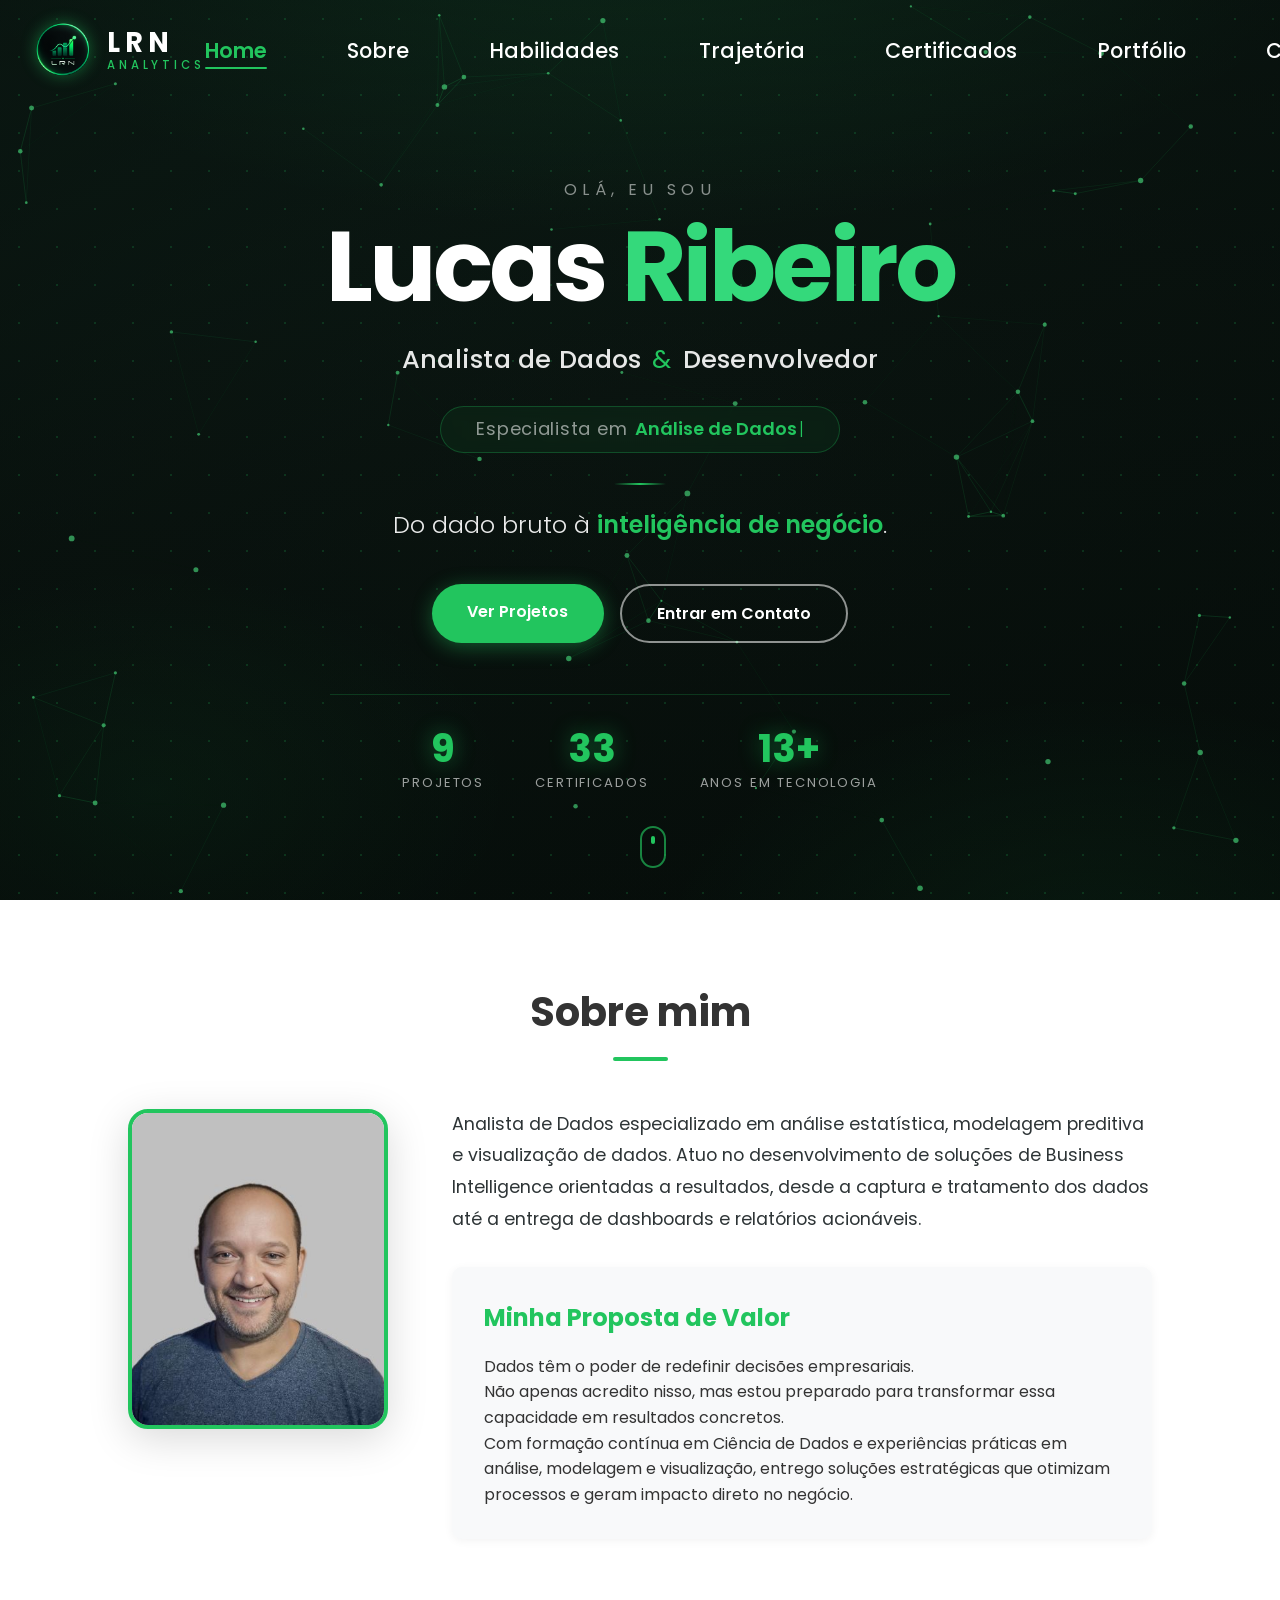
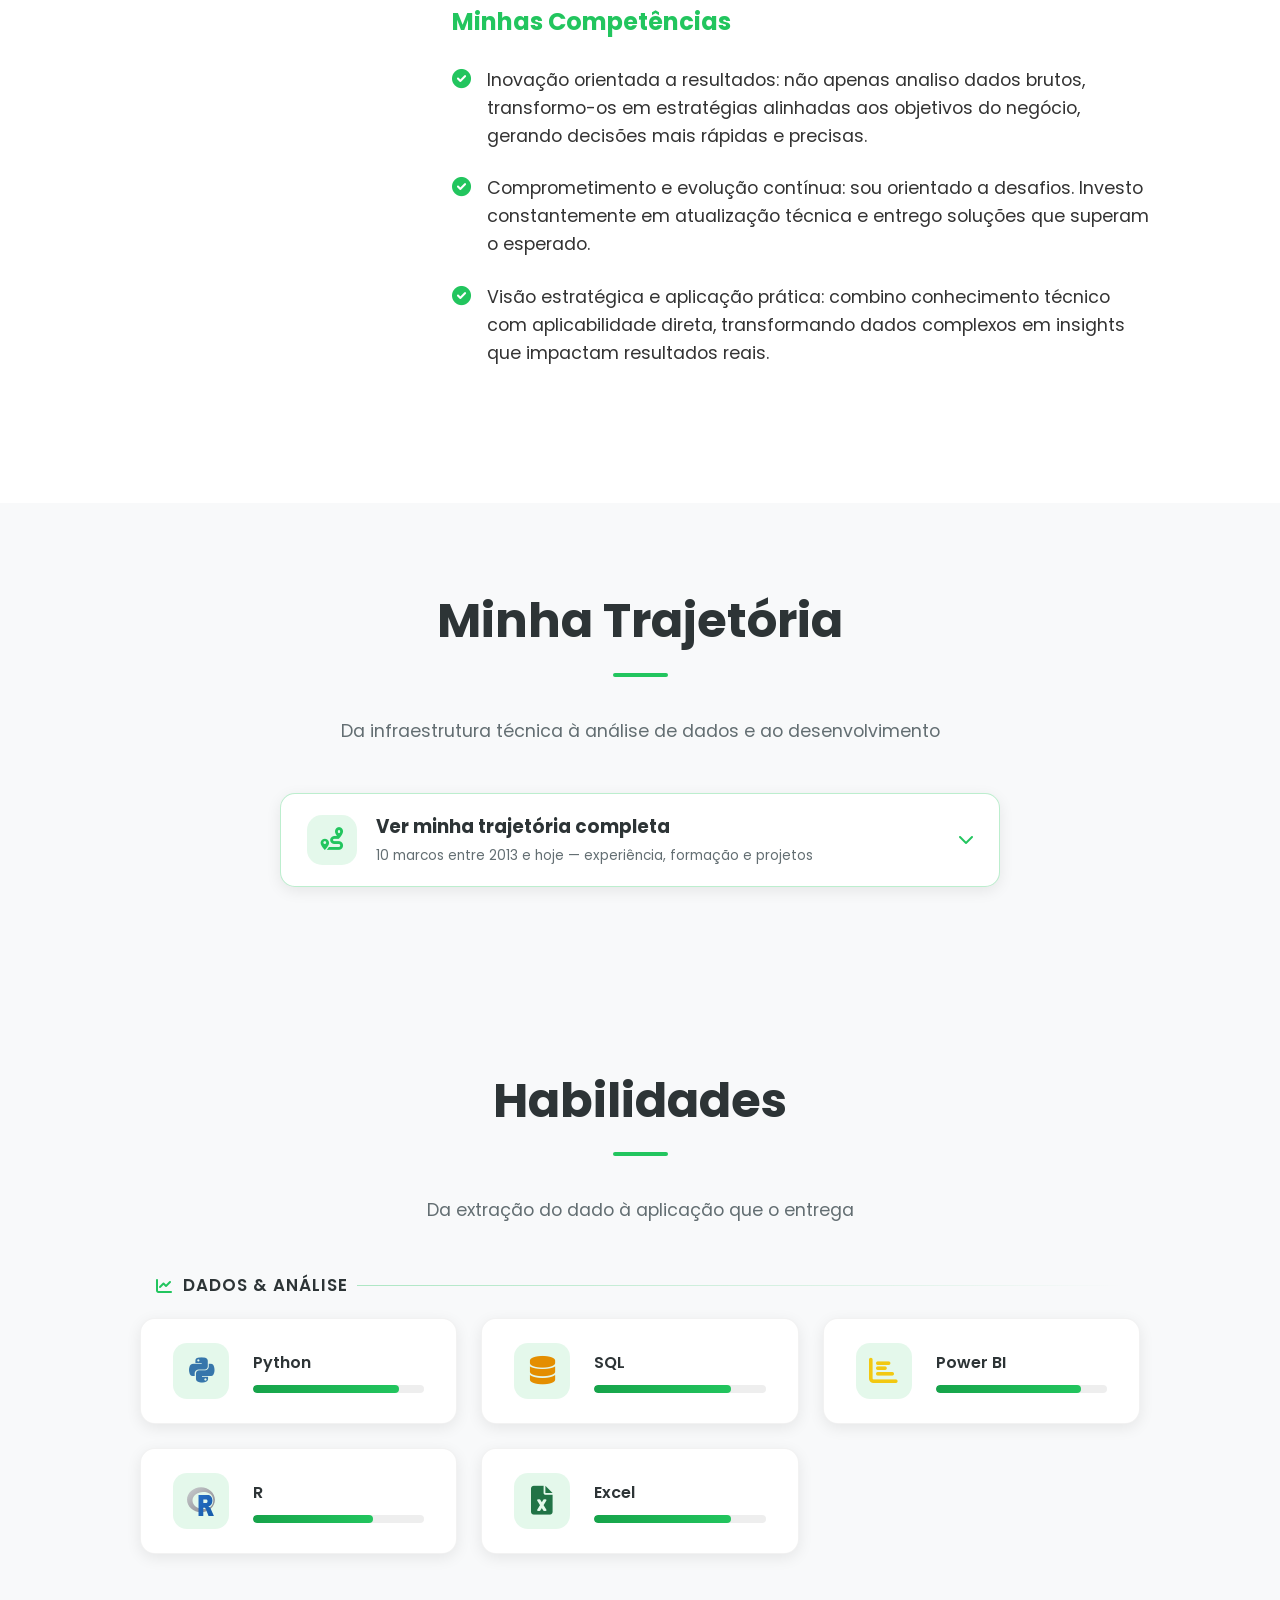
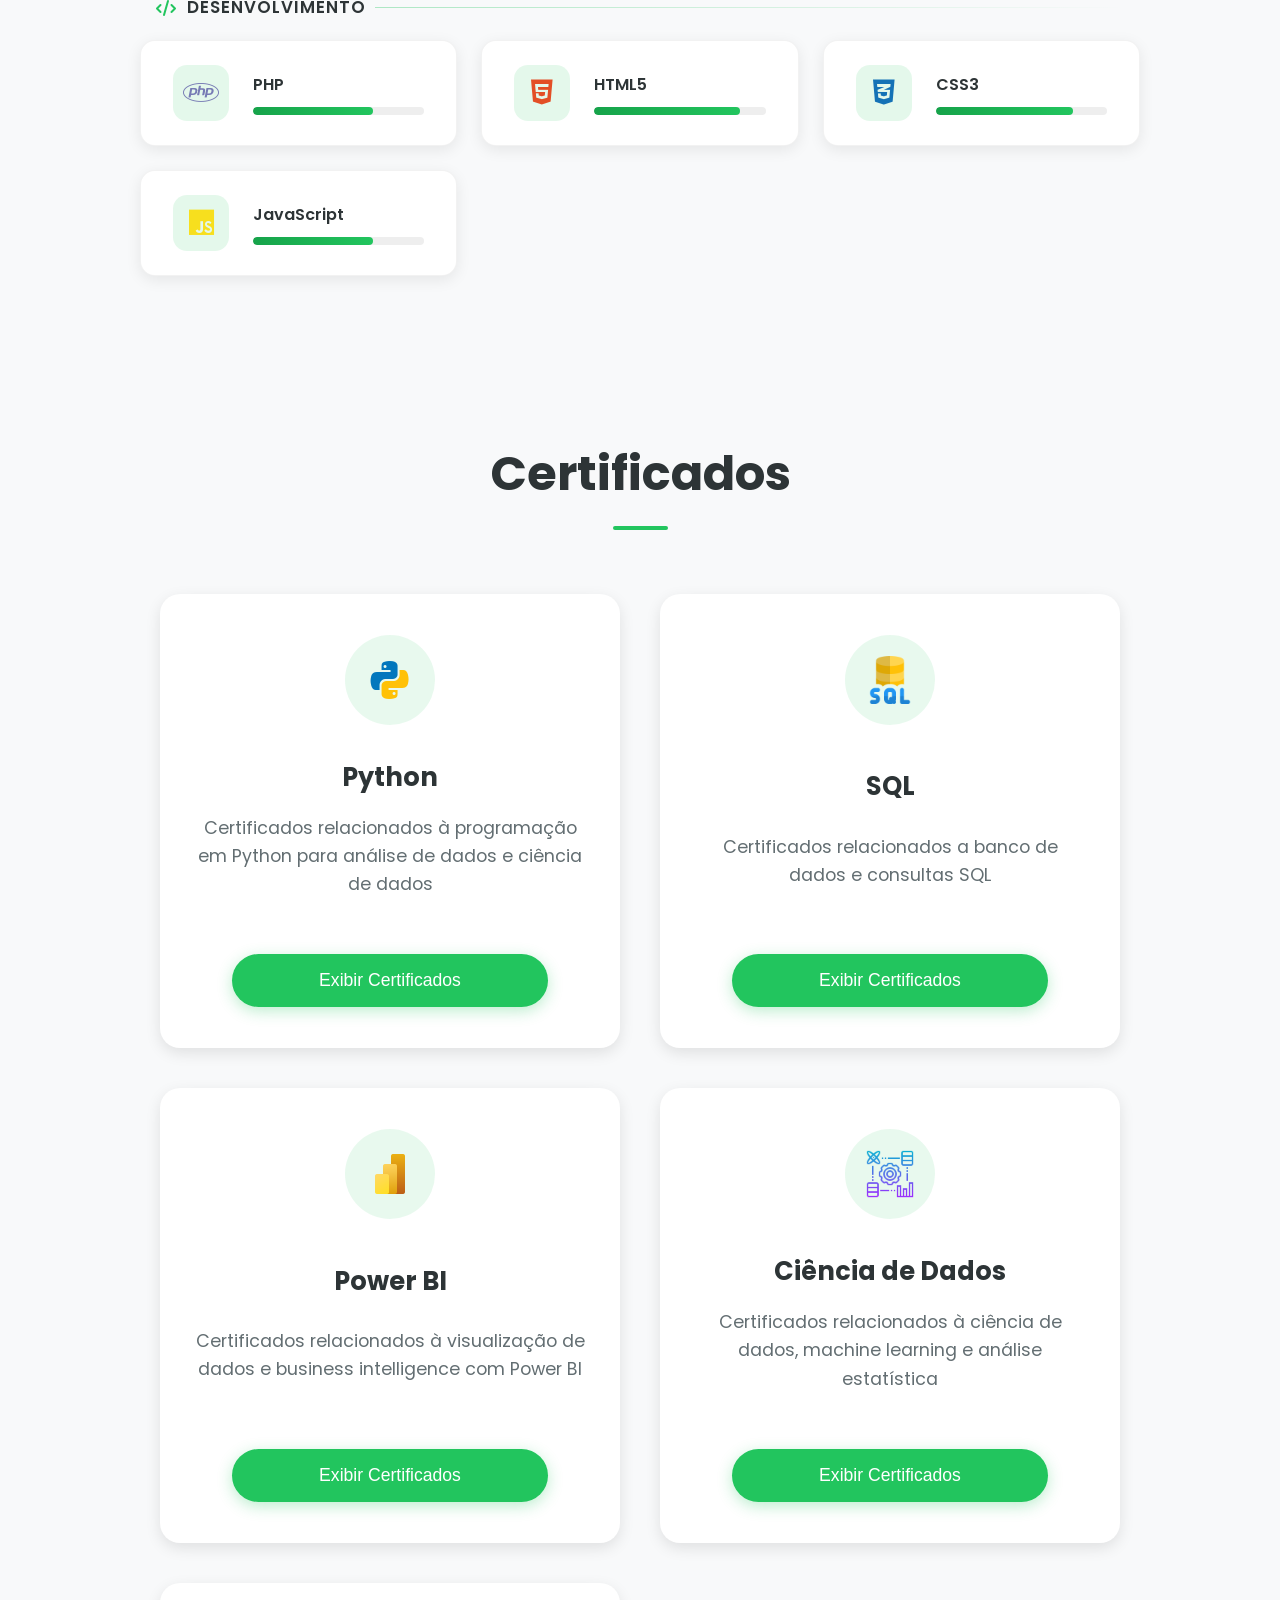
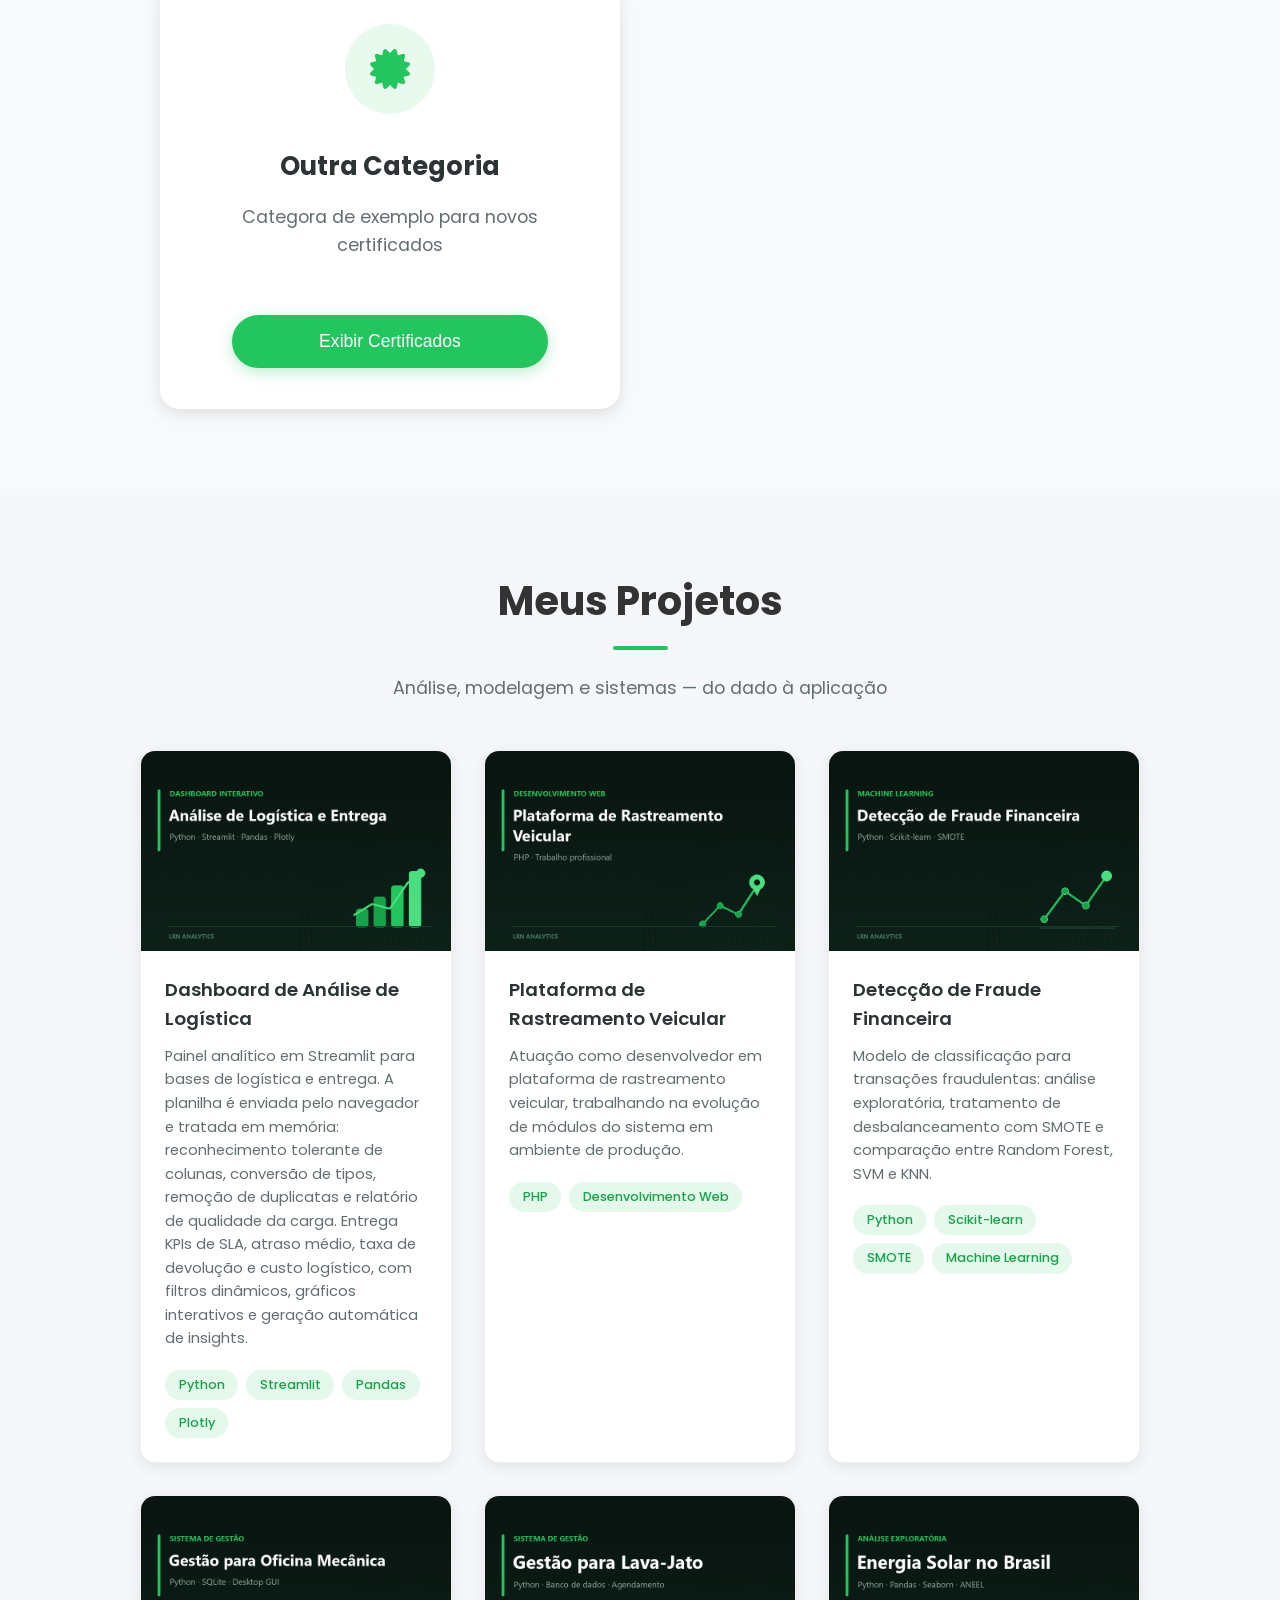
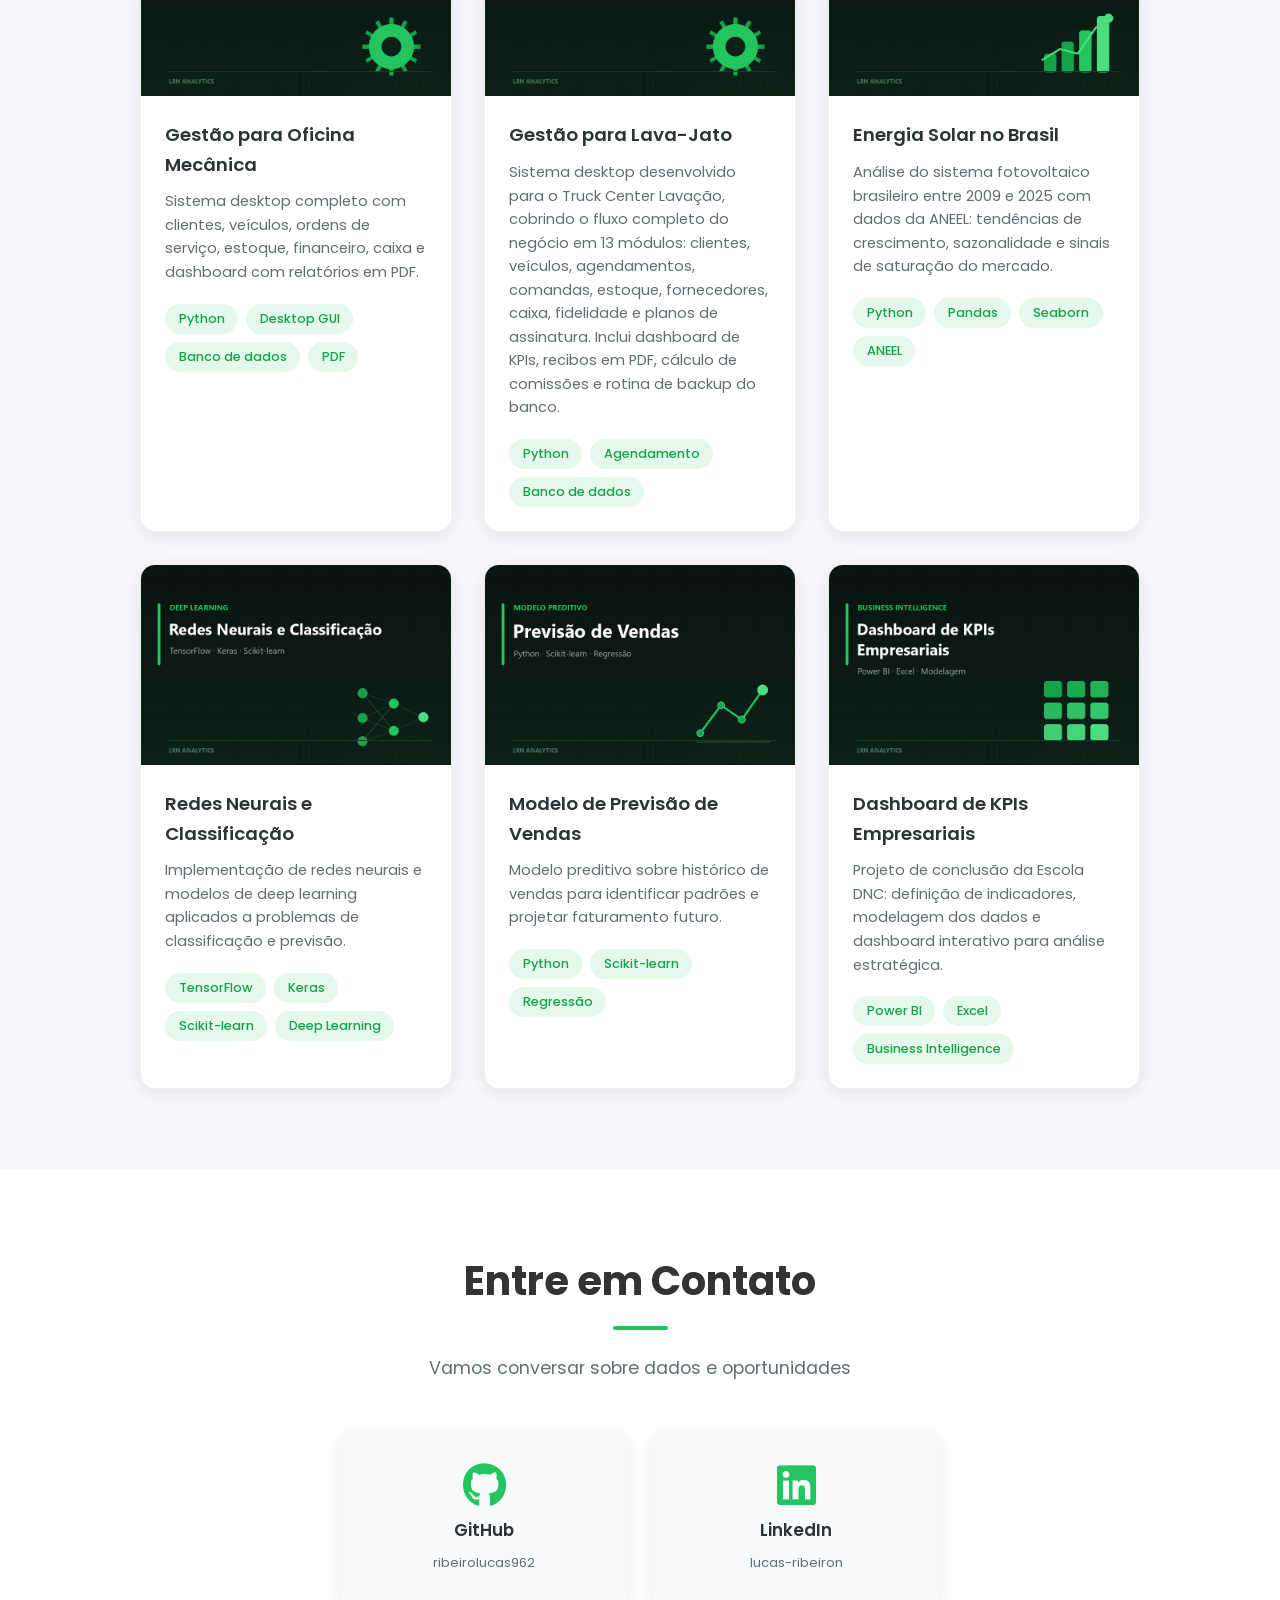
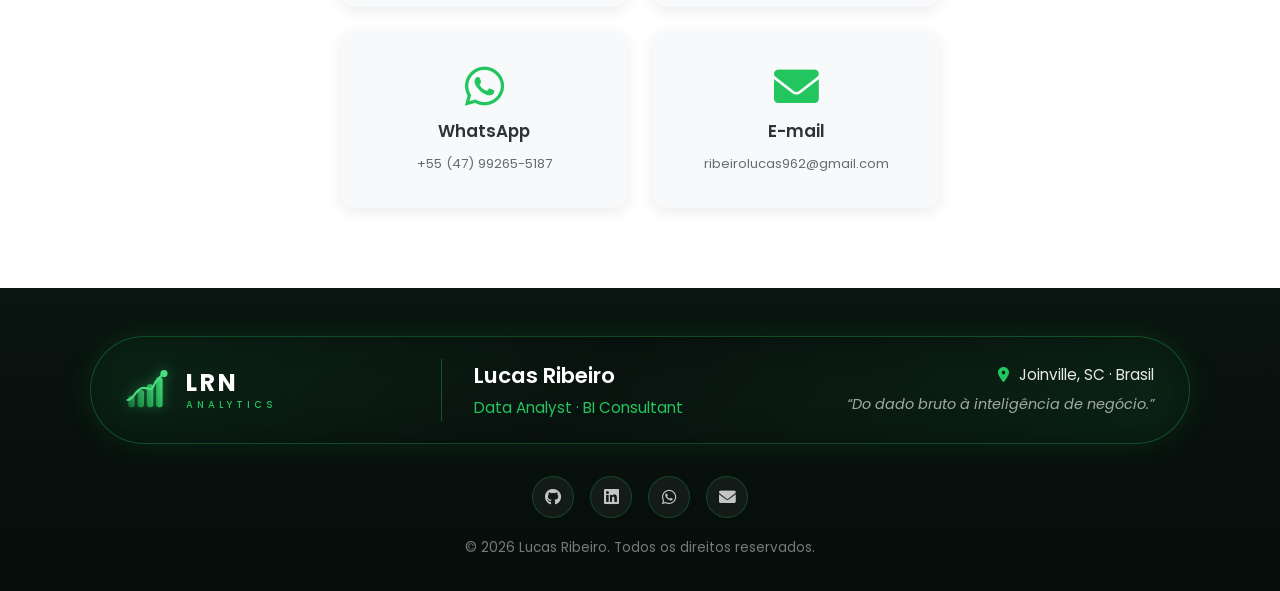
<file: index.html>
<!DOCTYPE html>
<html lang="pt-BR">
<head>
    <meta charset="UTF-8">
    <meta name="viewport" content="width=device-width, initial-scale=1.0">
    <title>Lucas Ribeiro | Do dado bruto à inteligência de negócio</title>
    <meta name="description" content="Lucas Ribeiro — Analista de Dados e Consultor de BI em Joinville, SC. Do dado bruto à inteligência de negócio: análise estatística, modelagem preditiva, Power BI e Machine Learning.">
    <meta name="author" content="Lucas Ribeiro">
    <meta name="theme-color" content="#0a1410">
    <link rel="icon" type="image/png" href="./imagens/favicon.png">
    <link rel="apple-touch-icon" href="./imagens/logo_lrn.png">
    <meta property="og:type" content="website">
    <meta property="og:title" content="Lucas Ribeiro | Analista de Dados &amp; BI">
    <meta property="og:description" content="Do dado bruto à inteligência de negócio.">
    <meta property="og:image" content="./imagens/logo_lrn_quadrada.png">
    <link rel="stylesheet" href="styles.css">
    <link rel="stylesheet" href="https://cdnjs.cloudflare.com/ajax/libs/font-awesome/6.0.0/css/all.min.css">
    <link href="https://fonts.googleapis.com/css2?family=Poppins:wght@300;400;500;600;700&display=swap" rel="stylesheet">
</head>
<body>
    <div id="scroll-progress"></div>
    <nav class="navbar">
        <div class="navbar-container">
            <div class="logo">
                <a href="#home" class="logo-badge" aria-label="LRN Analytics — início">
                    <img src="./imagens/logo_lrn.png" alt="" class="logo-mark" width="62" height="62">
                    <span class="logo-lockup">
                        <span class="logo-title">LRN</span>
                        <span class="logo-sub">ANALYTICS</span>
                    </span>
                </a>
            </div>
            <ul class="nav-links">
                <li><a href="#home">Home</a></li>
                <li><a href="#about">Sobre</a></li>
                <li><a href="#skills">Habilidades</a></li>
                <li><a href="#trajetoria">Trajetória</a></li>
                <li><a href="#certificates">Certificados</a></li>
                <li><a href="#portfolio">Portfólio</a></li>
                <li><a href="#contact">Contato</a></li>
            </ul>
            <div class="burger">
                <div class="line1"></div>
                <div class="line2"></div>
                <div class="line3"></div>
            </div>
        </div>
    </nav>

    <section id="home" class="hero">
        <div class="hero-background"></div>
        <canvas id="hero-network" class="hero-network" aria-hidden="true"></canvas>
        <div class="hero-grid-pattern"></div>
        <div class="hero-content">
            <div class="hero-text">
                <span class="hero-greeting reveal" style="--delay:0ms">Olá, eu sou</span>
                <h1 class="hero-title reveal" style="--delay:90ms"><span class="hero-name"><span class="hero-name-a">Lucas</span> <span class="hero-name-b">Ribeiro</span></span></h1>
                <p class="hero-role reveal" style="--delay:180ms">Analista de Dados <span>&amp;</span> Desenvolvedor</p>
                <div class="hero-typing-container reveal" style="--delay:270ms">
                    <span class="typing-prefix">Especialista em</span><span class="typing-text" data-texts='["Análise de Dados", "Business Intelligence", "Machine Learning", "Desenvolvimento Web", "Visualização de Dados", "Modelagem Preditiva"]'></span><span class="cursor">|</span>
                </div>
                <p class="hero-slogan reveal" style="--delay:360ms">Do dado bruto à <strong>inteligência de negócio</strong>.</p>
                <div class="hero-cta reveal" style="--delay:440ms">
                    <a href="#portfolio" class="btn-primary">Ver Projetos</a>
                    <a href="#contact" class="btn-secondary">Entrar em Contato</a>
                </div>
                <div class="hero-stats reveal" style="--delay:570ms">
                    <div class="hero-stat">
                        <span class="hero-stat-num" data-count="9">0</span>
                        <span class="hero-stat-label">Projetos</span>
                    </div>
                    <div class="hero-stat">
                        <span class="hero-stat-num" data-count="33">0</span>
                        <span class="hero-stat-label">Certificados</span>
                    </div>
                    <div class="hero-stat">
                        <span class="hero-stat-num" data-count="13" data-suffix="+">0</span>
                        <span class="hero-stat-label">Anos em tecnologia</span>
                    </div>
                </div>
            </div>
        </div>
        <a href="#about" class="hero-scroll" aria-label="Ir para a próxima seção">
            <span class="hero-scroll-mouse"></span>
        </a>
    </section>

    <section id="about" class="about">
        <h2>Sobre mim</h2>
        <div class="about-content">
            <div class="about-image">
                <img src="./imagens/profile.JPG" alt="Lucas Ribeiro" class="about-profile-img">
            </div>
            <div class="about-text">
                <p class="about-intro">Analista de Dados especializado em análise estatística, modelagem preditiva e visualização de dados. Atuo no desenvolvimento de soluções de Business Intelligence orientadas a resultados, desde a captura e tratamento dos dados até a entrega de dashboards e relatórios acionáveis.</p>

                <div class="about-highlight">
                    <h3>Minha Proposta de Valor</h3>
                    <p>Dados têm o poder de redefinir decisões empresariais.
                    <br>Não apenas acredito nisso, mas estou preparado para transformar essa capacidade em resultados concretos.
                    <br>Com formação contínua em Ciência de Dados e experiências práticas em análise, modelagem e visualização, entrego soluções estratégicas que otimizam processos e geram impacto direto no negócio.</p>
                </div>

                <div class="about-value">
                    <h3>Minhas Competências</h3>
                    <ul class="value-list">
                        <li><i class="fas fa-check-circle"></i> Inovação orientada a resultados: não apenas analiso dados brutos, transformo-os em estratégias alinhadas aos objetivos do negócio, gerando decisões mais rápidas e precisas.</li>
                        <li><i class="fas fa-check-circle"></i> Comprometimento e evolução contínua: sou orientado a desafios. Investo constantemente em atualização técnica e entrego soluções que superam o esperado.</li>
                        <li><i class="fas fa-check-circle"></i> Visão estratégica e aplicação prática: combino conhecimento técnico com aplicabilidade direta, transformando dados complexos em insights que impactam resultados reais.</li>
                    </ul>
                </div>


            </div>
        </div>
    </section>

    <section id="trajetoria" class="timeline-section">
        <h2>Minha Trajetória</h2>
        <p class="section-subtitle">Da infraestrutura técnica à análise de dados e ao desenvolvimento</p>

        <button type="button" class="timeline-toggle" id="timeline-toggle"
                aria-expanded="false" aria-controls="timeline-panel">
            <span class="timeline-toggle-icon"><i class="fas fa-route"></i></span>
            <span class="timeline-toggle-text">
                <span class="timeline-toggle-title">Ver minha trajetória completa</span>
                <span class="timeline-toggle-sub">10 marcos entre 2013 e hoje — experiência, formação e projetos</span>
            </span>
            <span class="timeline-toggle-arrow" aria-hidden="true"><i class="fas fa-chevron-down"></i></span>
        </button>

        <div class="timeline-panel" id="timeline-panel">
            <div class="timeline-panel-inner">
                <div class="timeline-legend">
                    <span class="timeline-legend-item"><i class="fas fa-briefcase"></i> Experiência</span>
                    <span class="timeline-legend-item"><i class="fas fa-graduation-cap"></i> Formação</span>
                    <span class="timeline-legend-item"><i class="fas fa-code"></i> Projeto</span>
                    <span class="timeline-legend-item"><i class="fas fa-book-open"></i> Cursando</span>
                </div>

                <div class="timeline" id="timeline-content">
            <div class="timeline-item item-experiencia">
                <div class="timeline-year">2013</div>
                <div class="timeline-content">
                    <div class="timeline-category timeline-category-experiencia"><i class="fas fa-briefcase"></i> Experiência</div>
                    <h3>Técnico em Redes — Claro S.A.</h3>
                    <p>Montagem de componentes e execução de testes de funcionalidade elétrica. Solução de problemas e manutenção corretiva em infraestrutura de rede.</p>
                    <div class="timeline-tags"><span>Redes</span> <span>Infraestrutura</span> <span>Manutenção</span></div>
                </div>
            </div>
            <div class="timeline-item item-experiencia">
                <div class="timeline-year">2015</div>
                <div class="timeline-content">
                    <div class="timeline-category timeline-category-experiencia"><i class="fas fa-briefcase"></i> Experiência</div>
                    <h3>Técnico Operacional — Ezentis Brasil S.A.</h3>
                    <p>Instalação e manutenção de equipamentos de telecomunicação. Testes de desempenho e implementação de melhorias em sistemas.</p>
                    <div class="timeline-tags"><span>Telecom</span> <span>Operações</span> <span>Testes</span></div>
                </div>
            </div>
            <div class="timeline-item item-experiencia">
                <div class="timeline-year">2020</div>
                <div class="timeline-content">
                    <div class="timeline-category timeline-category-experiencia"><i class="fas fa-briefcase"></i> Experiência</div>
                    <h3>Eletrotécnico — Rineal</h3>
                    <p>Instalações e manutenções elétricas preventivas e corretivas. Diagnóstico e reparo de sistemas elétricos residenciais e industriais.</p>
                    <div class="timeline-tags"><span>Eletrotécnica</span> <span>Diagnóstico</span> <span>Manutenção</span></div>
                </div>
            </div>
            <div class="timeline-item item-formacao">
                <div class="timeline-year">2024</div>
                <div class="timeline-content">
                    <div class="timeline-category timeline-category-formacao"><i class="fas fa-graduation-cap"></i> Formação</div>
                    <h3>Formação em Dados — Escola DNC</h3>
                    <p>Início formal na área de dados com 18 meses de formação focada em Power BI, Excel e análise de negócios. Entrega do primeiro dashboard interativo com KPIs estratégicos e automatização de relatórios.</p>
                    <div class="timeline-tags"><span>Power BI</span> <span>Excel</span> <span>BI</span> <span>Dashboard</span></div>
                </div>
            </div>
            <div class="timeline-item item-projeto">
                <div class="timeline-year">2024</div>
                <div class="timeline-content">
                    <div class="timeline-category timeline-category-projeto"><i class="fas fa-code"></i> Projeto</div>
                    <h3>Primeiros Projetos de Machine Learning</h3>
                    <p>Desenvolvimento de modelos preditivos aplicados a problemas reais: regressão logística para classificação de dados, regressão linear para estimativa de ROI em publicidade e painel de vendas para e-commerce.</p>
                    <div class="timeline-tags"><span>Python</span> <span>Scikit-learn</span> <span>Regressão</span> <span>ML</span></div>
                </div>
            </div>
            <div class="timeline-item item-formacao">
                <div class="timeline-year">2025</div>
                <div class="timeline-content">
                    <div class="timeline-category timeline-category-formacao"><i class="fas fa-graduation-cap"></i> Formação</div>
                    <h3>Formação Estatística e Ciências de Dados — Comunidade EtaTIdados</h3>
                    <p>Aprofundamento em estatística aplicada, análise exploratória, ETL e modelagem de dados com foco em aplicações reais. Duração de 12 meses, concluída em junho de 2025.</p>
                    <div class="timeline-tags"><span>Estatística</span> <span>Python</span> <span>ETL</span> <span>Data Mining</span></div>
                </div>
            </div>
            <div class="timeline-item item-formacao">
                <div class="timeline-year">2025</div>
                <div class="timeline-content">
                    <div class="timeline-category timeline-category-formacao"><i class="fas fa-graduation-cap"></i> Formação</div>
                    <h3>Graduação em Ciência de Dados — Anhanguera</h3>
                    <p>Conclusão da graduação de 3 anos com formação completa em machine learning, banco de dados, visualização de dados e inteligência artificial. Concluída em julho de 2025.</p>
                    <div class="timeline-tags"><span>Ciência de Dados</span> <span>SQL</span> <span>IA</span> <span>Machine Learning</span></div>
                </div>
            </div>
            <div class="timeline-item item-projeto">
                <div class="timeline-year">2026</div>
                <div class="timeline-content">
                    <div class="timeline-category timeline-category-projeto"><i class="fas fa-code"></i> Projeto</div>
                    <h3>Sistema de Gestão para Oficina Mecânica</h3>
                    <p>Sistema desktop completo desenvolvido em Python com interface gráfica moderna. Módulos de clientes, veículos, ordens de serviço, estoque, financeiro, caixa e dashboard com geração de relatórios em PDF.</p>
                    <div class="timeline-tags"><span>Python</span> <span>Desktop App</span> <span>GUI</span> <span>Gestão</span></div>
                </div>
            </div>
            <div class="timeline-item item-projeto">
                <div class="timeline-year">2026</div>
                <div class="timeline-content">
                    <div class="timeline-category timeline-category-projeto"><i class="fas fa-code"></i> Projeto</div>
                    <h3>Projetos Avançados — Python & Streamlit</h3>
                    <p>Desenvolvimento de aplicações interativas de dados com Streamlit, consolidando habilidades em visualização, análise e entrega de soluções de dados ao usuário final.</p>
                    <div class="timeline-tags"><span>Python</span> <span>Streamlit</span> <span>Apps de Dados</span></div>
                </div>
            </div>
            <div class="timeline-item timeline-item-current item-cursando">
                <div class="timeline-year">Atual</div>
                <div class="timeline-content">
                    <div class="timeline-category timeline-category-cursando"><i class="fas fa-book-open"></i> Cursando</div>
                    <h3>Bacharelado em Ciências da Computação — Anhanguera</h3>
                    <p>Cursando desde 2026, com previsão de conclusão para dezembro de 2030. Ampliando a base técnica em algoritmos, estruturas de dados e fundamentos da computação para elevar ainda mais a qualidade das soluções em dados.</p>
                    <div class="timeline-tags"><span>Computação</span> <span>Algoritmos</span> <span>Cursando</span></div>
                </div>
            </div>
                </div>
            </div>
        </div>
    </section>

    <section id="skills" class="skills-section">
        <h2>Habilidades</h2>
        <p class="section-subtitle">Da extração do dado à aplicação que o entrega</p>

        <h3 class="skills-group-title"><i class="fas fa-chart-line"></i> Dados &amp; Análise</h3>
        <div class="skills-cards">
            <div class="skill-card">
                <div class="skill-card-icon"><i class="fab fa-python" style="color:#3776AB"></i></div>
                <div class="skill-card-info">
                    <span class="skill-name">Python</span>
                    <div class="skill-bar"><div class="skill-fill" style="--level: 85%"></div></div>
                </div>
            </div>
            <div class="skill-card">
                <div class="skill-card-icon"><i class="fas fa-database" style="color:#E48E00"></i></div>
                <div class="skill-card-info">
                    <span class="skill-name">SQL</span>
                    <div class="skill-bar"><div class="skill-fill" style="--level: 80%"></div></div>
                </div>
            </div>
            <div class="skill-card">
                <div class="skill-card-icon"><i class="fas fa-chart-bar" style="color:#F2C811"></i></div>
                <div class="skill-card-info">
                    <span class="skill-name">Power BI</span>
                    <div class="skill-bar"><div class="skill-fill" style="--level: 85%"></div></div>
                </div>
            </div>
            <div class="skill-card">
                <div class="skill-card-icon"><img src="./imagens/R_logo.svg" alt="R" style="width:1.8rem;height:1.8rem"></div>
                <div class="skill-card-info">
                    <span class="skill-name">R</span>
                    <div class="skill-bar"><div class="skill-fill" style="--level: 70%"></div></div>
                </div>
            </div>
            <div class="skill-card">
                <div class="skill-card-icon"><i class="fas fa-file-excel" style="color:#217346"></i></div>
                <div class="skill-card-info">
                    <span class="skill-name">Excel</span>
                    <div class="skill-bar"><div class="skill-fill" style="--level: 80%"></div></div>
                </div>
            </div>
        </div>

        <h3 class="skills-group-title"><i class="fas fa-code"></i> Desenvolvimento</h3>
        <div class="skills-cards">
            <div class="skill-card">
                <div class="skill-card-icon"><i class="fab fa-php" style="color:#777BB4"></i></div>
                <div class="skill-card-info">
                    <span class="skill-name">PHP</span>
                    <div class="skill-bar"><div class="skill-fill" style="--level: 70%"></div></div>
                </div>
            </div>
            <div class="skill-card">
                <div class="skill-card-icon"><i class="fab fa-html5" style="color:#E34F26"></i></div>
                <div class="skill-card-info">
                    <span class="skill-name">HTML5</span>
                    <div class="skill-bar"><div class="skill-fill" style="--level: 85%"></div></div>
                </div>
            </div>
            <div class="skill-card">
                <div class="skill-card-icon"><i class="fab fa-css3-alt" style="color:#1572B6"></i></div>
                <div class="skill-card-info">
                    <span class="skill-name">CSS3</span>
                    <div class="skill-bar"><div class="skill-fill" style="--level: 80%"></div></div>
                </div>
            </div>
            <div class="skill-card">
                <div class="skill-card-icon"><i class="fab fa-js" style="color:#F7DF1E"></i></div>
                <div class="skill-card-info">
                    <span class="skill-name">JavaScript</span>
                    <div class="skill-bar"><div class="skill-fill" style="--level: 70%"></div></div>
                </div>
            </div>
        </div>
    </section>

    <!-- Certificates Section -->
    <section id="certificates" class="certificates">
        <div class="container">
            <h2 class="section-title">Certificados</h2>
            <div class="certificates-grid" id="certificates-grid">
                <!-- Certificates will be loaded dynamically from certificates.json -->
            </div>
        </div>
    </section>

    <!-- Certificates List Modal -->
    <div class="modal" id="certificates-modal">
        <div class="modal-content certificates-list">
            <span class="close-modal">&times;</span>
            <h2>Meus Certificados</h2>
            <div class="certificates-list-container">
                <!-- Certificate list will be loaded dynamically -->
            </div>
        </div>
    </div>

    <section id="portfolio" class="portfolio">
        <h2>Meus Projetos</h2>
        <p class="section-subtitle">Análise, modelagem e sistemas — do dado à aplicação</p>
        <div class="projects-grid">
            <div class="project-card" onclick="window.open('https://github.com/ribeirolucas962/projeto_entrega', '_blank')">
                <div class="project-card-image">
                    <img src="./imagens/capas/logistica.png" alt="Dashboard de logística" loading="lazy">
                    <div class="project-overlay"><span>Ver Projeto →</span></div>
                </div>
                <div class="project-card-body">
                    <h3>Dashboard de Análise de Logística</h3>
                    <p>Painel analítico em Streamlit para bases de logística e entrega. A planilha é enviada pelo navegador e tratada em memória: reconhecimento tolerante de colunas, conversão de tipos, remoção de duplicatas e relatório de qualidade da carga. Entrega KPIs de SLA, atraso médio, taxa de devolução e custo logístico, com filtros dinâmicos, gráficos interativos e geração automática de insights.</p>
                    <div class="project-tags">
                        <span>Python</span> <span>Streamlit</span> <span>Pandas</span> <span>Plotly</span>
                    </div>
                </div>
            </div>
            <div class="project-card project-card-private">
                <div class="project-card-image">
                    <img src="./imagens/capas/gps.png" alt="Módulo de histórico de rotas" loading="lazy">
                    <div class="project-overlay"><span><i class="fas fa-lock"></i> Código privado</span></div>
                </div>
                <div class="project-card-body">
                    <h3>Plataforma de Rastreamento Veicular</h3>
                    <p>Atuação como desenvolvedor em plataforma de rastreamento veicular, trabalhando na evolução de módulos do sistema em ambiente de produção.</p>
                    <div class="project-tags">
                        <span>PHP</span> <span>Desenvolvimento Web</span>
                    </div>
                </div>
            </div>
            <div class="project-card" onclick="window.open('https://github.com/ribeirolucas962/Modelo_de_Fraude/blob/main/modelo_previsao__fraude.ipynb', '_blank')">
                <div class="project-card-image">
                    <img src="./imagens/capas/fraude.png" alt="Detecção de fraude" loading="lazy">
                    <div class="project-overlay"><span>Ver Projeto →</span></div>
                </div>
                <div class="project-card-body">
                    <h3>Detecção de Fraude Financeira</h3>
                    <p>Modelo de classificação para transações fraudulentas: análise exploratória, tratamento de desbalanceamento com SMOTE e comparação entre Random Forest, SVM e KNN.</p>
                    <div class="project-tags">
                        <span>Python</span> <span>Scikit-learn</span> <span>SMOTE</span> <span>Machine Learning</span>
                    </div>
                </div>
            </div>
            <div class="project-card project-card-private">
                <div class="project-card-image">
                    <img src="./imagens/capas/oficina.png" alt="Sistema para oficina mecânica" loading="lazy">
                    <div class="project-overlay"><span><i class="fas fa-lock"></i> Código privado</span></div>
                </div>
                <div class="project-card-body">
                    <h3>Gestão para Oficina Mecânica</h3>
                    <p>Sistema desktop completo com clientes, veículos, ordens de serviço, estoque, financeiro, caixa e dashboard com relatórios em PDF.</p>
                    <div class="project-tags">
                        <span>Python</span> <span>Desktop GUI</span> <span>Banco de dados</span> <span>PDF</span>
                    </div>
                </div>
            </div>
            <div class="project-card" onclick="window.open('https://github.com/ribeirolucas962/projeto-lavajato', '_blank')">
                <div class="project-card-image">
                    <img src="./imagens/capas/lavajato.png" alt="Sistema para lava-jato" loading="lazy">
                    <div class="project-overlay"><span>Ver Projeto →</span></div>
                </div>
                <div class="project-card-body">
                    <h3>Gestão para Lava-Jato</h3>
                    <p>Sistema desktop desenvolvido para o Truck Center Lavação, cobrindo o fluxo completo do negócio em 13 módulos: clientes, veículos, agendamentos, comandas, estoque, fornecedores, caixa, fidelidade e planos de assinatura. Inclui dashboard de KPIs, recibos em PDF, cálculo de comissões e rotina de backup do banco.</p>
                    <div class="project-tags">
                        <span>Python</span> <span>Agendamento</span> <span>Banco de dados</span>
                    </div>
                </div>
            </div>
            <div class="project-card" onclick="window.open('https://github.com/ribeirolucas962/Projeto-energia-solar', '_blank')">
                <div class="project-card-image">
                    <img src="./imagens/capas/solar.png" alt="Energia solar no Brasil" loading="lazy">
                    <div class="project-overlay"><span>Ver Projeto →</span></div>
                </div>
                <div class="project-card-body">
                    <h3>Energia Solar no Brasil</h3>
                    <p>Análise do sistema fotovoltaico brasileiro entre 2009 e 2025 com dados da ANEEL: tendências de crescimento, sazonalidade e sinais de saturação do mercado.</p>
                    <div class="project-tags">
                        <span>Python</span> <span>Pandas</span> <span>Seaborn</span> <span>ANEEL</span>
                    </div>
                </div>
            </div>
            <div class="project-card" onclick="window.open('https://github.com/ribeirolucas962/Projeto_aprendizado_de-maquina_Scikit_learn_Keras_TensorFlow', '_blank')">
                <div class="project-card-image">
                    <img src="./imagens/capas/deeplearning.png" alt="Redes neurais" loading="lazy">
                    <div class="project-overlay"><span>Ver Projeto →</span></div>
                </div>
                <div class="project-card-body">
                    <h3>Redes Neurais e Classificação</h3>
                    <p>Implementação de redes neurais e modelos de deep learning aplicados a problemas de classificação e previsão.</p>
                    <div class="project-tags">
                        <span>TensorFlow</span> <span>Keras</span> <span>Scikit-learn</span> <span>Deep Learning</span>
                    </div>
                </div>
            </div>
            <div class="project-card" onclick="window.open('https://github.com/ribeirolucas962/modelo_de_predicao', '_blank')">
                <div class="project-card-image">
                    <img src="./imagens/capas/vendas.png" alt="Previsão de vendas" loading="lazy">
                    <div class="project-overlay"><span>Ver Projeto →</span></div>
                </div>
                <div class="project-card-body">
                    <h3>Modelo de Previsão de Vendas</h3>
                    <p>Modelo preditivo sobre histórico de vendas para identificar padrões e projetar faturamento futuro.</p>
                    <div class="project-tags">
                        <span>Python</span> <span>Scikit-learn</span> <span>Regressão</span>
                    </div>
                </div>
            </div>
            <div class="project-card" onclick="window.open('./projetos/projeto-conclusao-dnc.pdf', '_blank')">
                <div class="project-card-image">
                    <img src="./imagens/capas/bi.png" alt="Dashboard de KPIs" loading="lazy">
                    <div class="project-overlay"><span>Ver Projeto →</span></div>
                </div>
                <div class="project-card-body">
                    <h3>Dashboard de KPIs Empresariais</h3>
                    <p>Projeto de conclusão da Escola DNC: definição de indicadores, modelagem dos dados e dashboard interativo para análise estratégica.</p>
                    <div class="project-tags">
                        <span>Power BI</span> <span>Excel</span> <span>Business Intelligence</span>
                    </div>
                </div>
            </div>
        </div>
    </section>

    <section id="contact" class="contact">
        <h2>Entre em Contato</h2>
        <p class="section-subtitle">Vamos conversar sobre dados e oportunidades</p>
        <div class="contact-content">
            <div class="contact-cards">
                <a href="https://github.com/ribeirolucas962" class="contact-card" target="_blank">
                    <i class="fab fa-github"></i>
                    <span>GitHub</span>
                    <small>ribeirolucas962</small>
                </a>
                <a href="https://www.linkedin.com/in/lucas-ribeiron/" class="contact-card" target="_blank">
                    <i class="fab fa-linkedin"></i>
                    <span>LinkedIn</span>
                    <small>lucas-ribeiron</small>
                </a>
                <a href="https://wa.me/5547992655187" class="contact-card" target="_blank">
                    <i class="fab fa-whatsapp"></i>
                    <span>WhatsApp</span>
                    <small>+55 (47) 99265-5187</small>
                </a>
                <a href="mailto:ribeirolucas962@gmail.com" class="contact-card" target="_blank">
                    <i class="fas fa-envelope"></i>
                    <span>E-mail</span>
                    <small>ribeirolucas962@gmail.com</small>
                </a>
            </div>
        </div>
    </section>

    <footer class="site-footer">
        <div class="footer-bar">
            <div class="footer-brand">
                <svg class="footer-mark" viewBox="0 0 64 56" role="img" aria-label="LRN Analytics">
                    <defs>
                        <linearGradient id="lrnGrad" x1="0" y1="1" x2="1" y2="0">
                            <stop offset="0%" stop-color="#16a34a"/>
                            <stop offset="100%" stop-color="#4ade80"/>
                        </linearGradient>
                    </defs>
                    <rect x="3"  y="36" width="9" height="16" rx="3" fill="url(#lrnGrad)" opacity=".55"/>
                    <rect x="16" y="28" width="9" height="24" rx="3" fill="url(#lrnGrad)" opacity=".7"/>
                    <rect x="29" y="20" width="9" height="32" rx="3" fill="url(#lrnGrad)" opacity=".85"/>
                    <rect x="42" y="10" width="9" height="42" rx="3" fill="url(#lrnGrad)"/>
                    <path d="M2 42 C 11 42, 14 25, 24 25 S 35 32, 41 17 L 50 7"
                          fill="none" stroke="#4ade80" stroke-width="3" stroke-linecap="round"/>
                    <circle cx="53" cy="5" r="5" fill="#4ade80"/>
                </svg>
                <span class="footer-wordmark">
                    <span class="footer-lrn">LRN</span>
                    <span class="footer-analytics">ANALYTICS</span>
                </span>
            </div>

            <div class="footer-identity">
                <span class="footer-name">Lucas Ribeiro</span>
                <span class="footer-role">Data Analyst &middot; BI Consultant</span>
            </div>

            <div class="footer-meta">
                <span class="footer-location">
                    <i class="fas fa-map-marker-alt"></i> Joinville, SC &middot; Brasil
                </span>
                <span class="footer-tagline">&ldquo;Do dado bruto à inteligência de negócio.&rdquo;</span>
            </div>
        </div>

        <div class="footer-social">
            <a href="https://github.com/ribeirolucas962" target="_blank" rel="noopener" aria-label="GitHub"><i class="fab fa-github"></i></a>
            <a href="https://www.linkedin.com/in/lucas-ribeiron/" target="_blank" rel="noopener" aria-label="LinkedIn"><i class="fab fa-linkedin"></i></a>
            <a href="https://wa.me/5547992655187" target="_blank" rel="noopener" aria-label="WhatsApp"><i class="fab fa-whatsapp"></i></a>
            <a href="mailto:ribeirolucas962@gmail.com" aria-label="E-mail"><i class="fas fa-envelope"></i></a>
        </div>

        <p class="footer-copy">&copy; 2026 Lucas Ribeiro. Todos os direitos reservados.</p>
    </footer>

    <script src="script.js"></script>
</body>
</html>
</file>
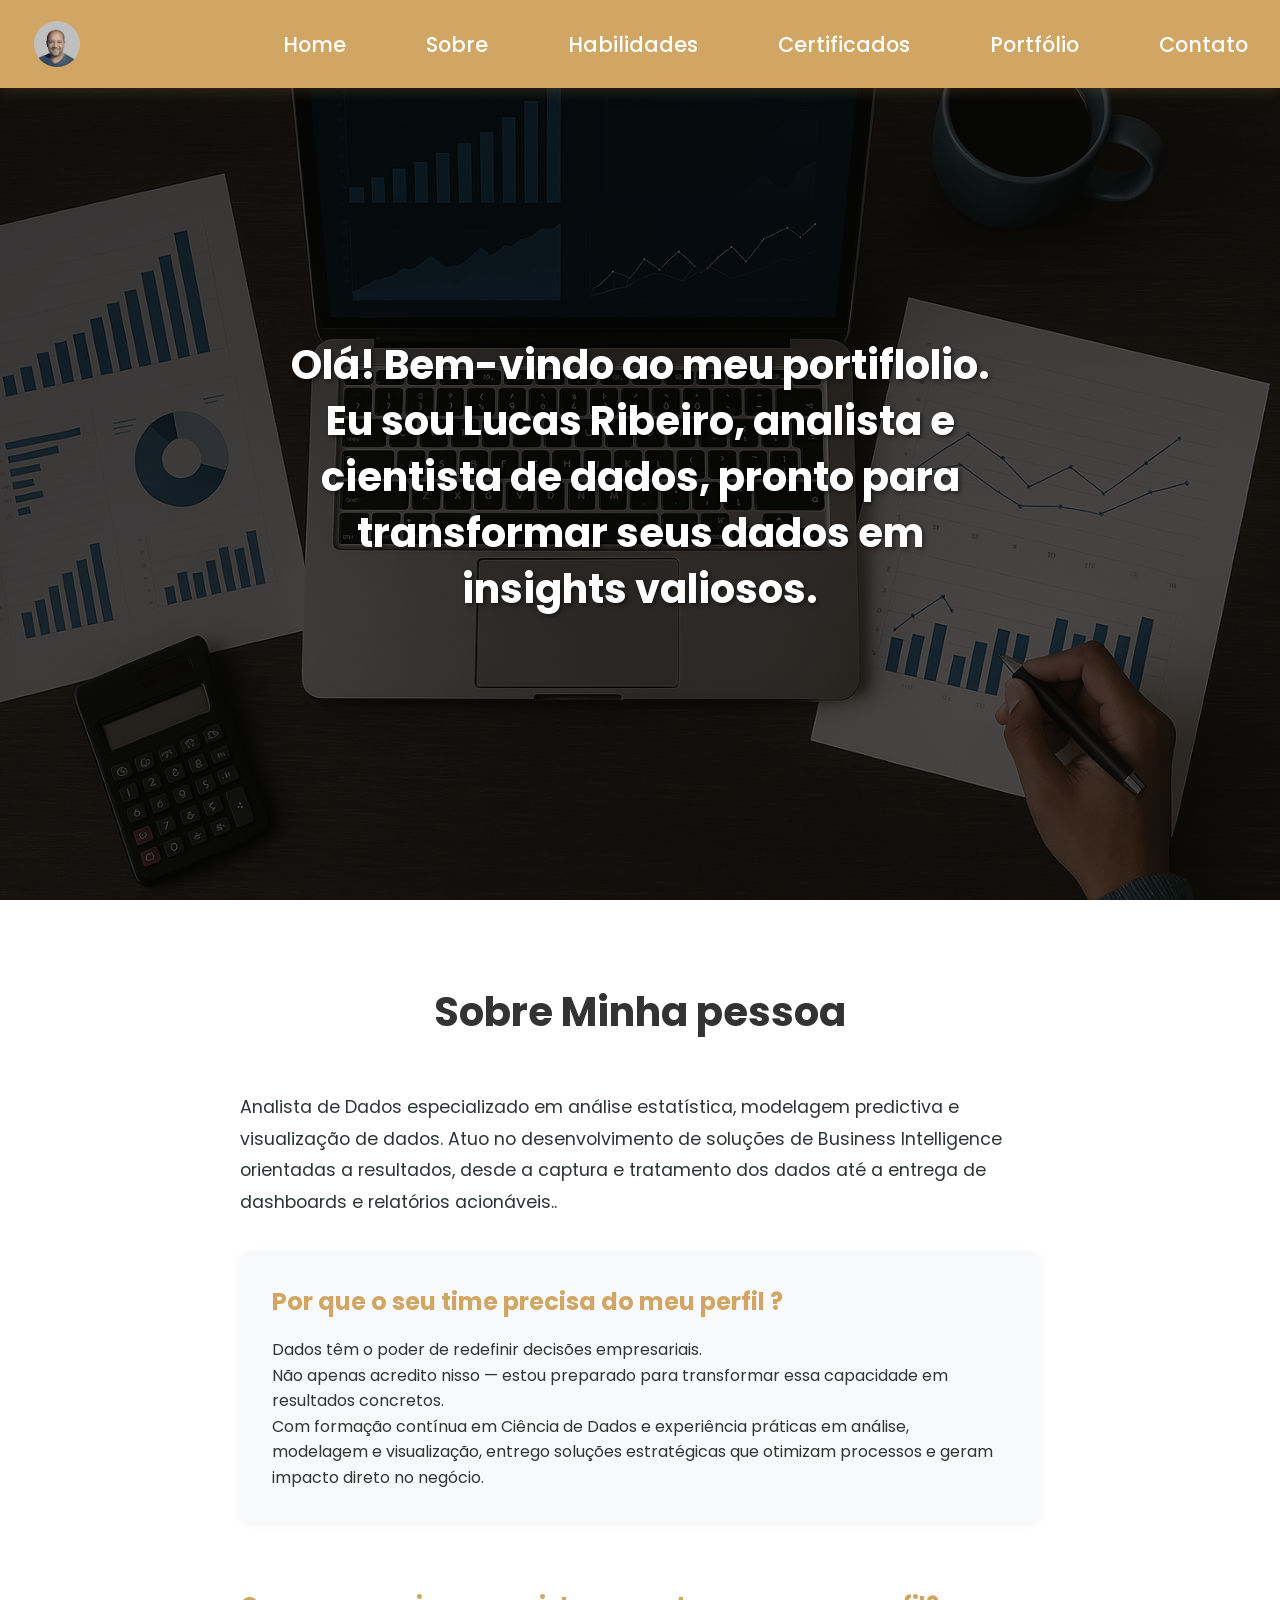
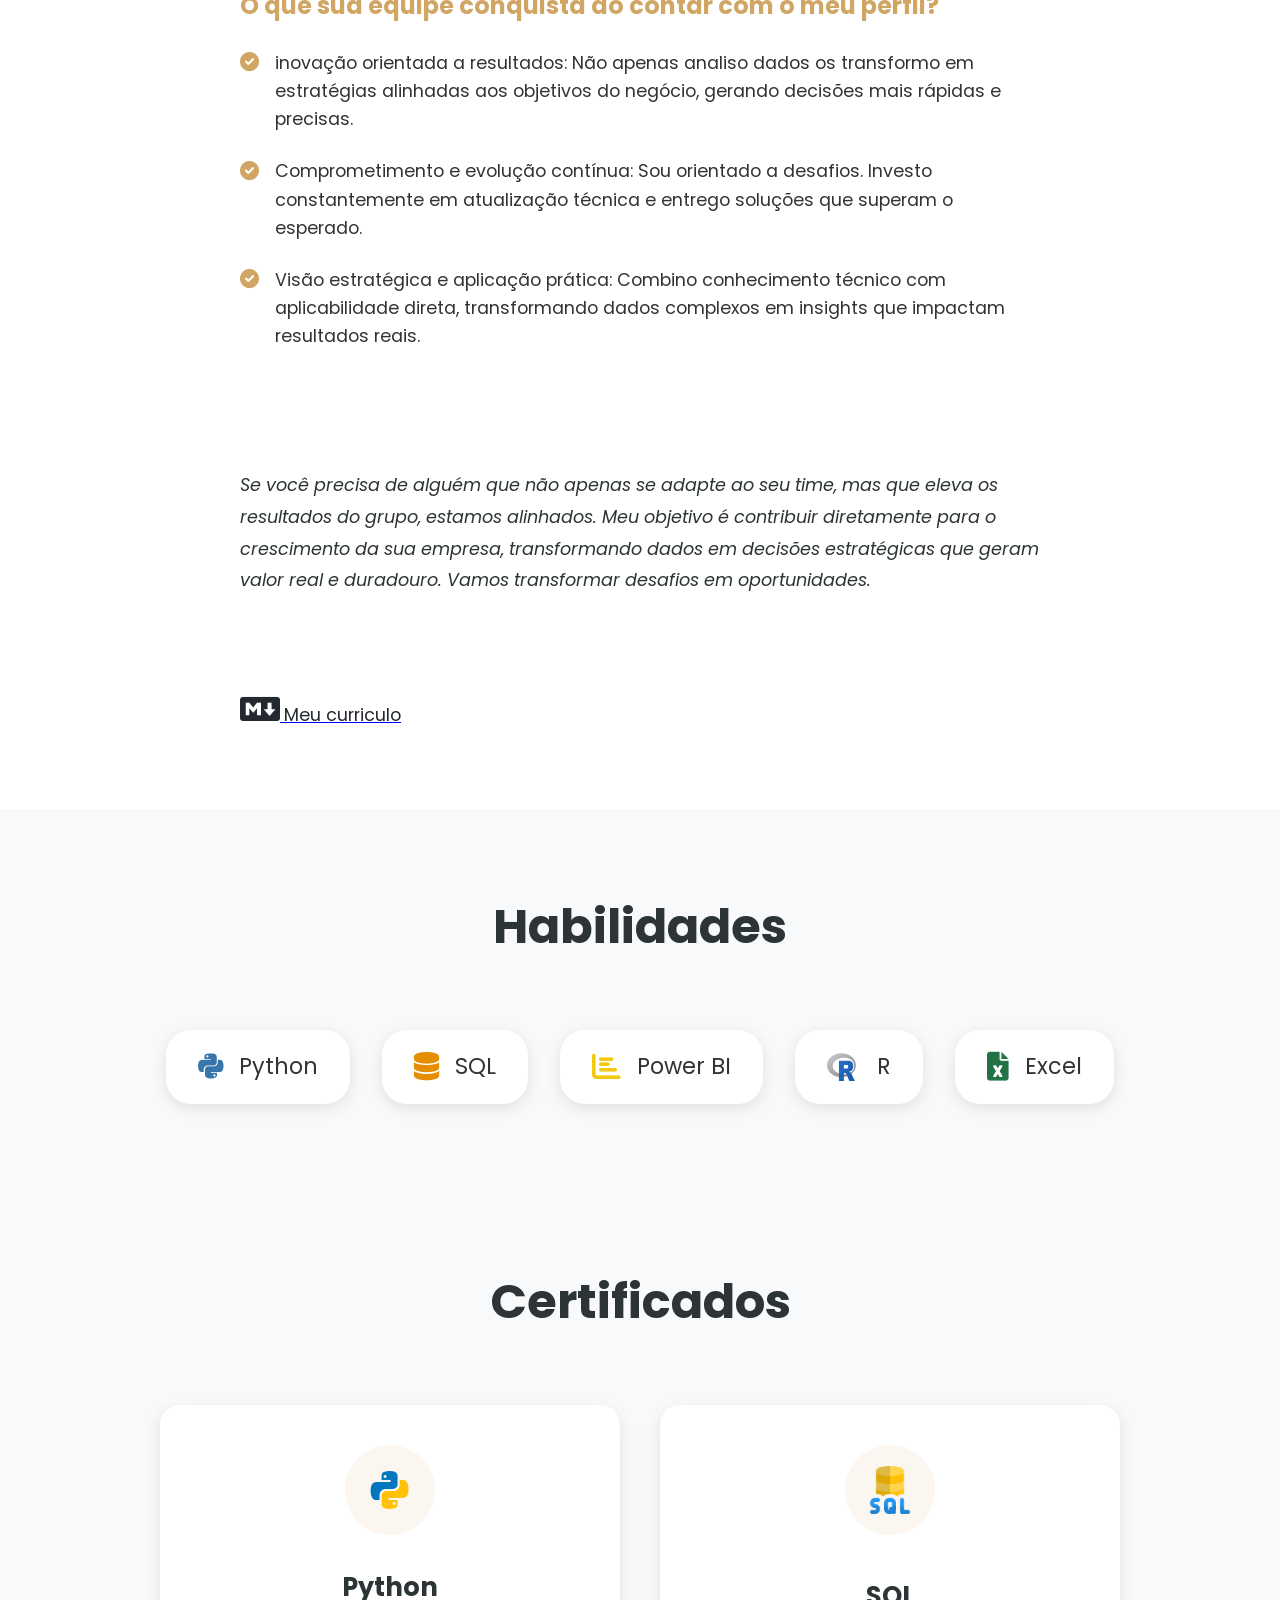
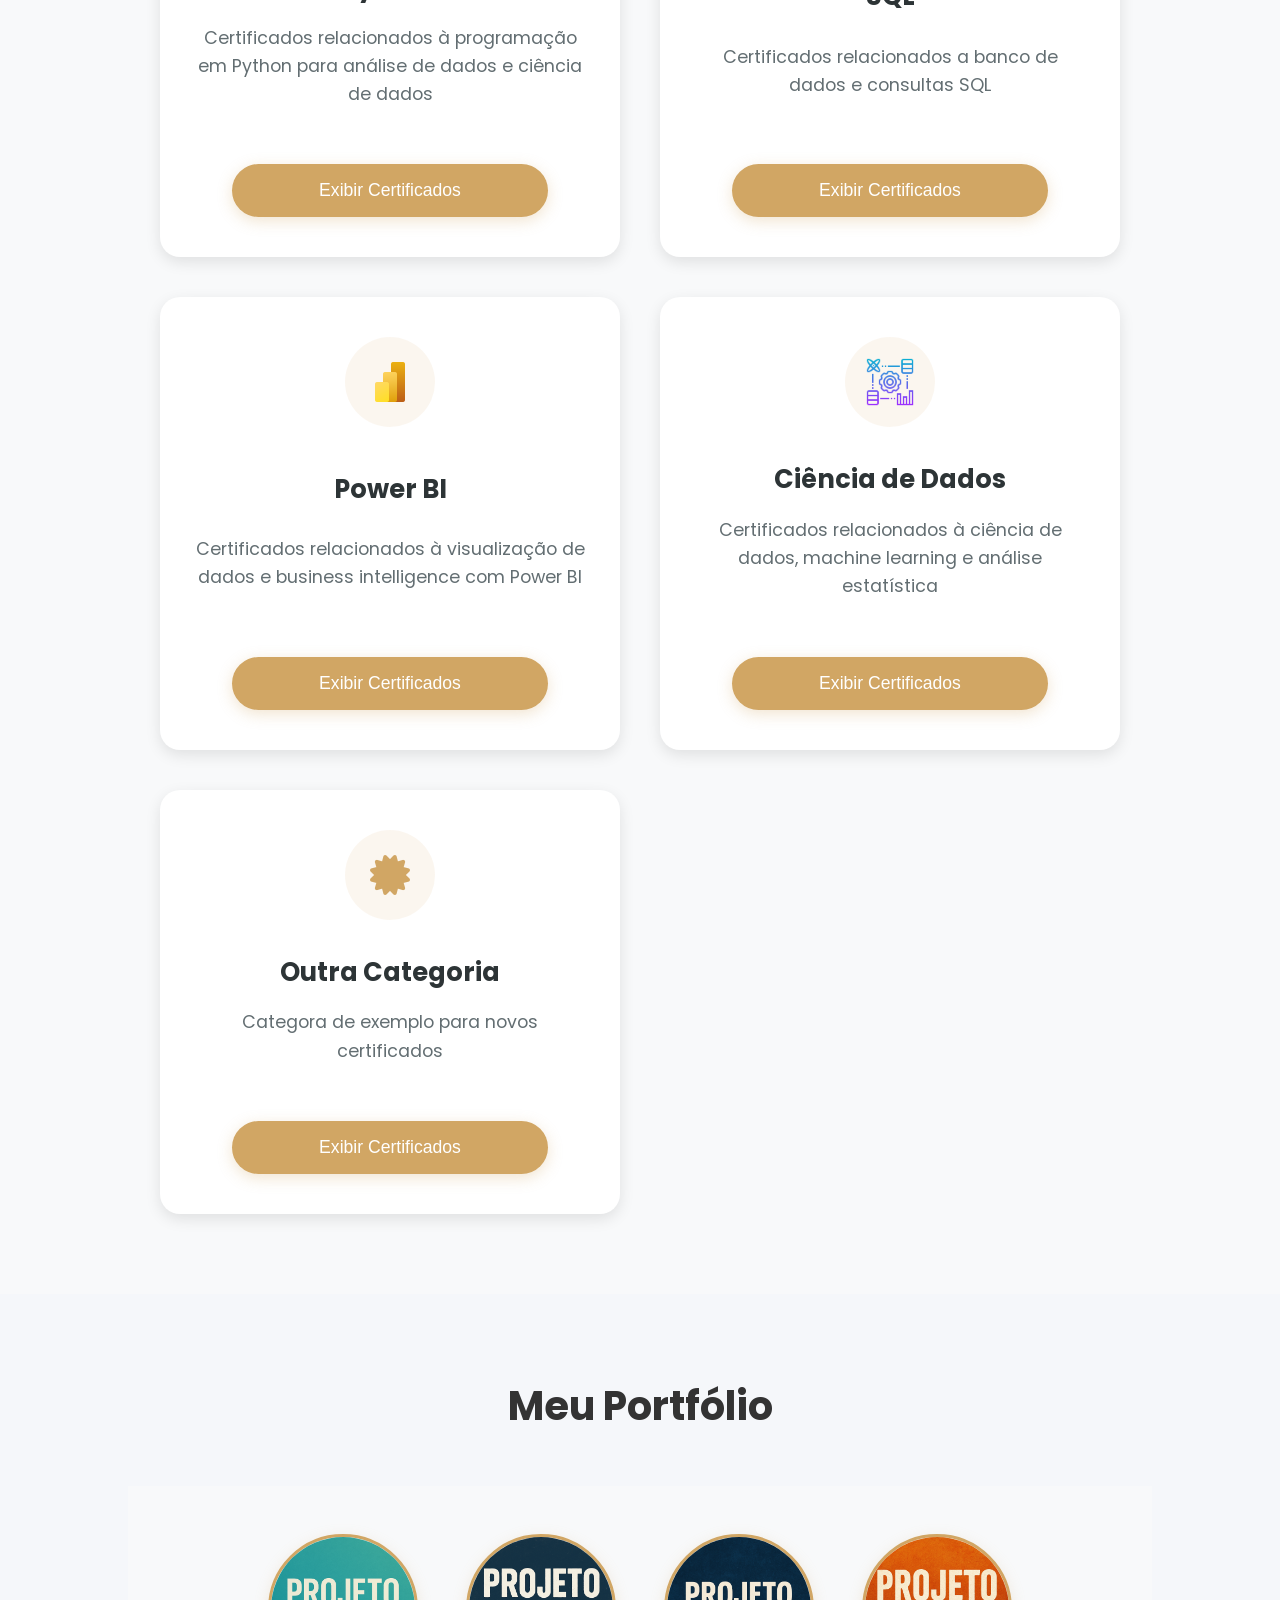
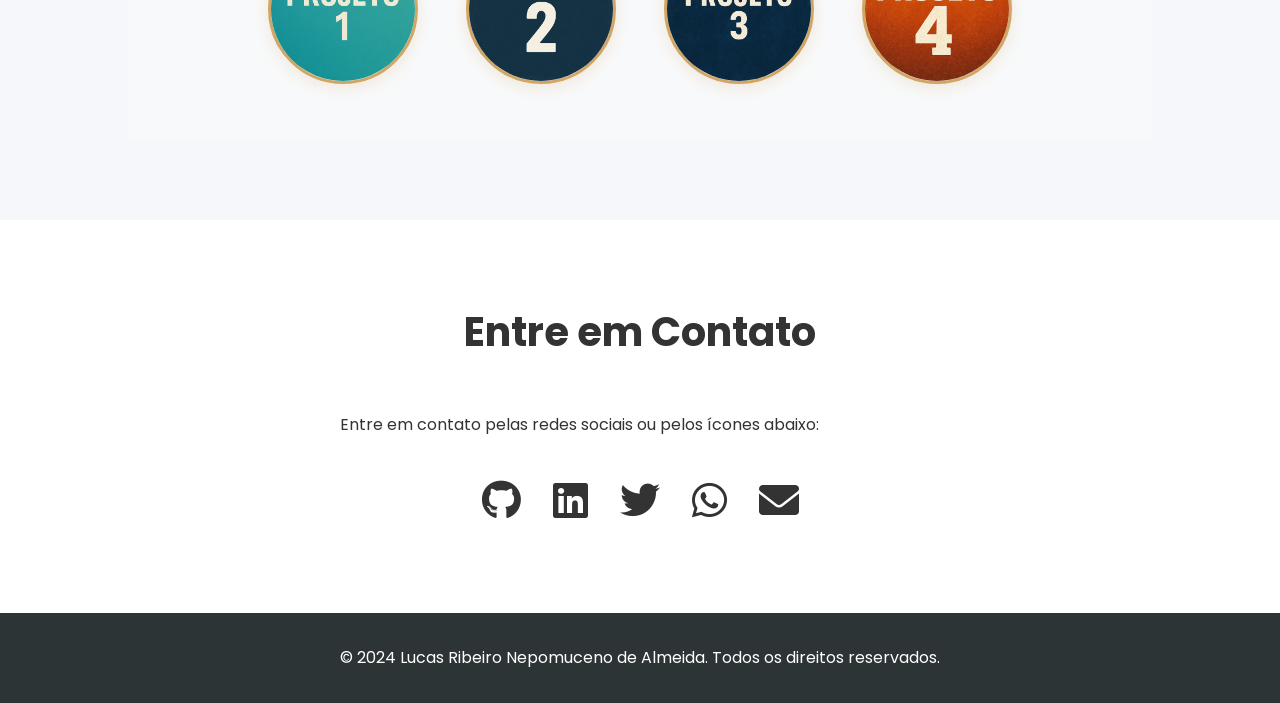
<file: Portifolio_atualizado--main/index.html>
<!DOCTYPE html>
<html lang="pt-BR">
<head>
    <meta charset="UTF-8">
    <meta name="viewport" content="width=device-width, initial-scale=1.0">
    <title>Lucas Ribeiro - Portfólio</title>
    <link rel="stylesheet" href="styles.css">
    <link rel="stylesheet" href="https://cdnjs.cloudflare.com/ajax/libs/font-awesome/6.0.0/css/all.min.css">
    <link href="https://fonts.googleapis.com/css2?family=Poppins:wght@300;400;500;600;700&display=swap" rel="stylesheet">
    <style>
        .portfolio-icons {
            display: flex;
            justify-content: center;
            gap: 3rem;
            padding: 3rem;
            background: #f8f9fa;
            margin-top: 2rem;
        }

        .icon-container {
            display: flex;
            flex-direction: column;
            align-items: center;
            text-align: center;
            cursor: pointer;
            transition: transform 0.3s ease;
        }

        .icon-container:hover {
            transform: translateY(-5px);
        }

        .project-icon {
            width: 150px;
            height: 150px;
            border-radius: 50%;
            object-fit: cover;
            border: 3px solid #d1a664;
            transition: all 0.3s ease;
            margin-bottom: 0.5rem;
            box-shadow: 0 4px 15px rgba(209, 166, 100, 0.2);
        }

        .project-icon:hover {
            border-color: #007bff;
            transform: scale(1.1);
            box-shadow: 0 6px 20px rgba(209, 166, 100, 0.3);
        }

        .icon-label {
            font-size: 1.2rem;
            color: #2d3436;
            margin-top: 0.5rem;
            font-weight: 500;
        }

        .portfolio-title {
            text-align: center;
            color: #2d3436;
            margin: 2rem 0;
            font-size: 2.5rem;
            font-weight: 600;
        }

        .portfolio-section {
            padding: 4rem 0;
            background: #f8f9fa;
        }
    </style>
</head>
<body>
    <nav class="navbar">
        <div class="navbar-container">
            <div class="logo">
                <img src="./imagens/profile.JPG" alt="Lucas Ribeiro Profile" class="logo-img" id="profile-img">
            </div>
            <ul class="nav-links">
                <li><a href="#home">Home</a></li>
                <li><a href="#about">Sobre</a></li>
                <li><a href="#skills">Habilidades</a></li>
                <li><a href="#certificates">Certificados</a></li>
                <li><a href="#portfolio">Portfólio</a></li>
                <li><a href="#contact">Contato</a></li>
            </ul>
            <div class="burger">
                <div class="line1"></div>
                <div class="line2"></div>
                <div class="line3"></div>
            </div>
        </div>
    </nav>

    <!-- Modal for Profile Image -->
    <div class="modal" id="profile-modal">
        <div class="modal-content">
            <span class="close-modal">&times;</span>
            <img src="./imagens/profile.JPG" alt="Lucas Ribeiro Profile" class="modal-img">
        </div>
    </div>

    <section id="home" class="hero">
        <div class="hero-background">
            <img src="./imagens/imagem de fundo.png" alt="Data Analytics Background" class="hero-bg-image">
        </div>
        <div class="hero-content">
            <div class="hero-text">
                <h1>Olá! Bem-vindo ao meu portiflolio. Eu sou Lucas Ribeiro, analista e cientista de dados, pronto para transformar seus dados em insights valiosos.</h1>
            </div>
        </div>
    </section>

    <section id="about" class="about">
        <h2>Sobre Minha pessoa</h2>
        <div class="about-content">
            <div class="about-text">
                <p class="about-intro">Analista de Dados especializado em análise estatística, modelagem predictiva e visualização de dados. Atuo no desenvolvimento de soluções de Business Intelligence orientadas a resultados, desde a captura e tratamento dos dados até a entrega de dashboards e relatórios acionáveis..</p>
                
                <div class="about-highlight">
                    <h3>Por que o seu time precisa do meu perfil ?</h3>
                    <p>Dados têm o poder de redefinir decisões empresariais.
                    <br>Não apenas acredito nisso — estou preparado para transformar essa capacidade em resultados concretos.
                    <br>Com formação contínua em Ciência de Dados e experiência práticas em análise, modelagem e visualização, entrego soluções estratégicas que otimizam processos e geram impacto direto no negócio.</p>
                </div>

                <div class="about-value">
                    <h3>O que sua equipe conquista ao contar com o meu perfil?</h3>
                    <ul class="value-list">
                        <li><i class="fas fa-check-circle"></i> inovação orientada a resultados: Não apenas analiso dados os transformo em estratégias alinhadas aos objetivos do negócio, gerando decisões mais rápidas e precisas.</li>
                        <li><i class="fas fa-check-circle"></i> Comprometimento e evolução contínua: Sou orientado a desafios. Investo constantemente em atualização técnica e entrego soluções que superam o esperado.</li>
                        <li><i class="fas fa-check-circle"></i> Visão estratégica e aplicação prática: Combino conhecimento técnico com aplicabilidade direta, transformando dados complexos em insights que impactam resultados reais.</li>
                    </ul>
                </div>

                <p class="about-closing">Se você precisa de alguém que não apenas se adapte ao seu time, mas que eleva os resultados do grupo, estamos alinhados. Meu objetivo é contribuir diretamente para o crescimento da sua empresa, transformando dados em decisões estratégicas que geram valor real e duradouro. Vamos transformar desafios em oportunidades.</p>

                <div class="markdown-link" style="margin-top: 2rem; display: flex; align-items: center; gap: 0.5rem;">
                    <a href="curriculo.md" target="_blank" title="Meu curriculo">
                        <i class="fab fa-markdown" style="font-size: 2rem; color: #24292f;"></i>
                        <span style="font-size: 1.1rem; color: #24292f;">Meu curriculo</span>
                    </a>
                </div>
            </div>
        </div>
    </section>

    <section id="skills" class="skills-section">
        <h2>Habilidades</h2>
        <div class="skills">
            <div class="skill-tags">
                <span><i class="fab fa-python"></i> Python</span>
                <span><i class="fas fa-database"></i> SQL</span>
                <span><i class="fas fa-chart-bar"></i> Power BI</span>
                <span><img src="./imagens/R_logo.svg" alt="R Logo" class="r-logo"> R</span>
                <span><i class="fas fa-file-excel"></i> Excel</span>
            </div>
        </div>
    </section>

    <!-- Certificates Section -->
    <section id="certificates" class="certificates">
        <div class="container">
            <h2 class="section-title">Certificados</h2>
            <div class="certificates-grid" id="certificates-grid">
                <!-- Certificates will be loaded dynamically from certificates.json -->
            </div>
        </div>
    </section>

    <!-- Certificates List Modal -->
    <div class="modal" id="certificates-modal">
        <div class="modal-content certificates-list">
            <span class="close-modal">&times;</span>
            <h2>Meus Certificados</h2>
            <div class="certificates-list-container">
                <!-- Certificate list will be loaded dynamically -->
            </div>
        </div>
    </div>

    <section id="portfolio" class="portfolio">
        <h2>Meu Portfólio</h2>
        <div class="portfolio-icons">
            <div class="icon-container" onclick="window.open('./projetos/Projeto de conclusão de curso escola DNC Power Point V5 [Salvo automaticamente] (2)[1].pdf', '_blank')" style="cursor: pointer;">
                <img src="imagens/projeto 1.png" alt="Projeto 1" class="project-icon">
            </div>
            <div class="icon-container" onclick="window.open('https://colab.research.google.com/drive/1UTxZTvK6GUUbfi7KKkrNWc3gsYmX73U0?usp=sharing', '_blank')" style="cursor: pointer;">
                <img src="imagens/projeto 2.png" alt="Projeto 2" class="project-icon">
            </div>
            <div class="icon-container" onclick="window.open('https://github.com/ribeirolucas962/Modelo_de_Fraude/blob/main/modelo_previsao__fraude.ipynb', '_blank')" style="cursor: pointer;">
                <img src="imagens/projeto 3.png" alt="Projeto 3" class="project-icon">
            </div>
            <div class="icon-container" onclick="window.open('https://github.com/ribeirolucas962/Projeto_aprendizado_de-maquina_Scikit_learn_Keras_TensorFlow.git')" style="cursor: pointer;">
                <img src="imagens/projeto 4.png" alt="Projeto 4" class="project-icon">
            </div>
        </div>
    </section>

    <section id="contact" class="contact">
        <h2>Entre em Contato</h2>
        <div class="contact-content">
            <p>Entre em contato pelas redes sociais ou pelos ícones abaixo:</p>
            <div class="social-links">
                <a href="https://github.com/ribeirolucas962" target="_blank" title="GitHub"><i class="fab fa-github"></i></a>
                <a href="https://www.linkedin.com/in/lucas-ribeiron/" target="_blank" title="LinkedIn"><i class="fab fa-linkedin"></i></a>
                <a href="#"><i class="fab fa-twitter"></i></a>
                <!-- WhatsApp -->
                <a href="https://wa.me/5511999999999" target="_blank" title="WhatsApp">
                    <i class="fab fa-whatsapp"></i>
                </a>
                <!-- E-mail -->
                <a href="mailto:lucas@email.com" target="_blank" title="E-mail">
                    <i class="fas fa-envelope"></i>
                </a>
            </div>
        </div>
    </section>

    <footer>
        <p>&copy; 2024 Lucas Ribeiro Nepomuceno de Almeida. Todos os direitos reservados.</p>
    </footer>

    <script src="script.js"></script>
</body>
</html>
</file>
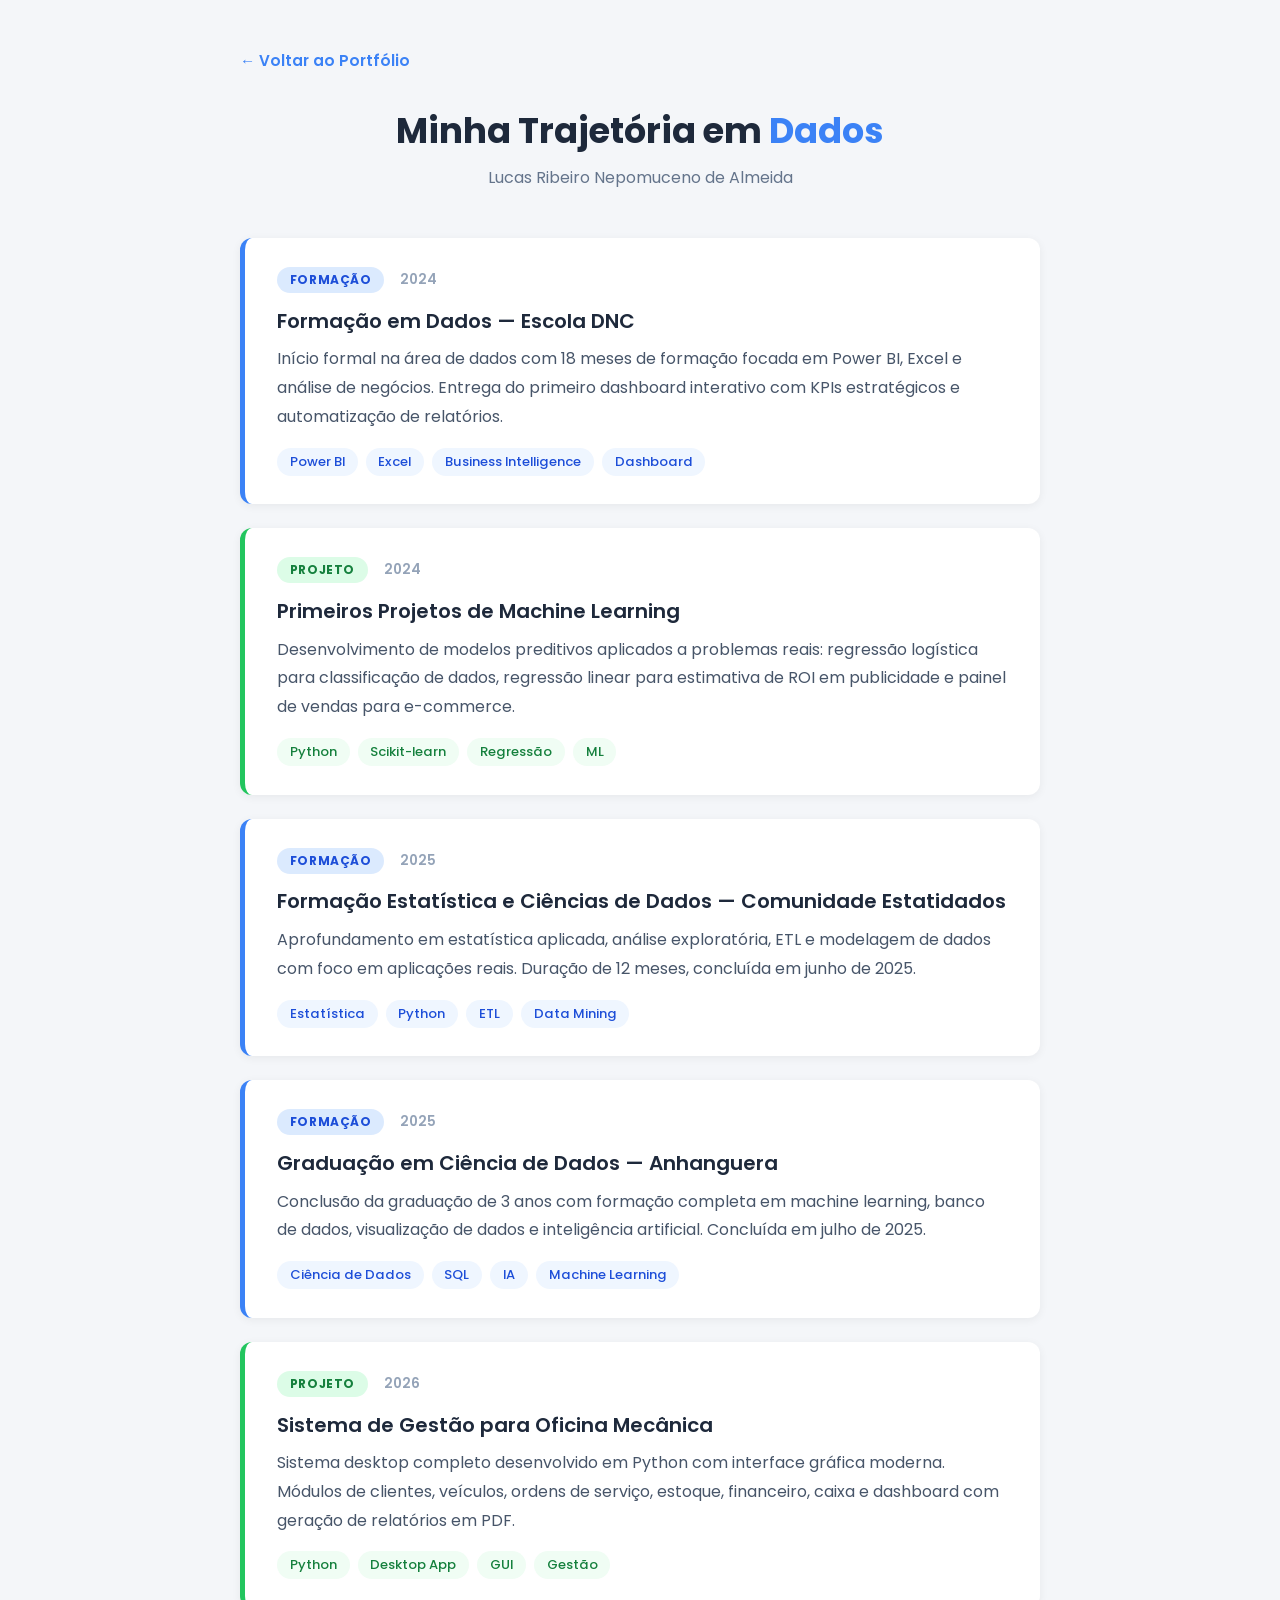
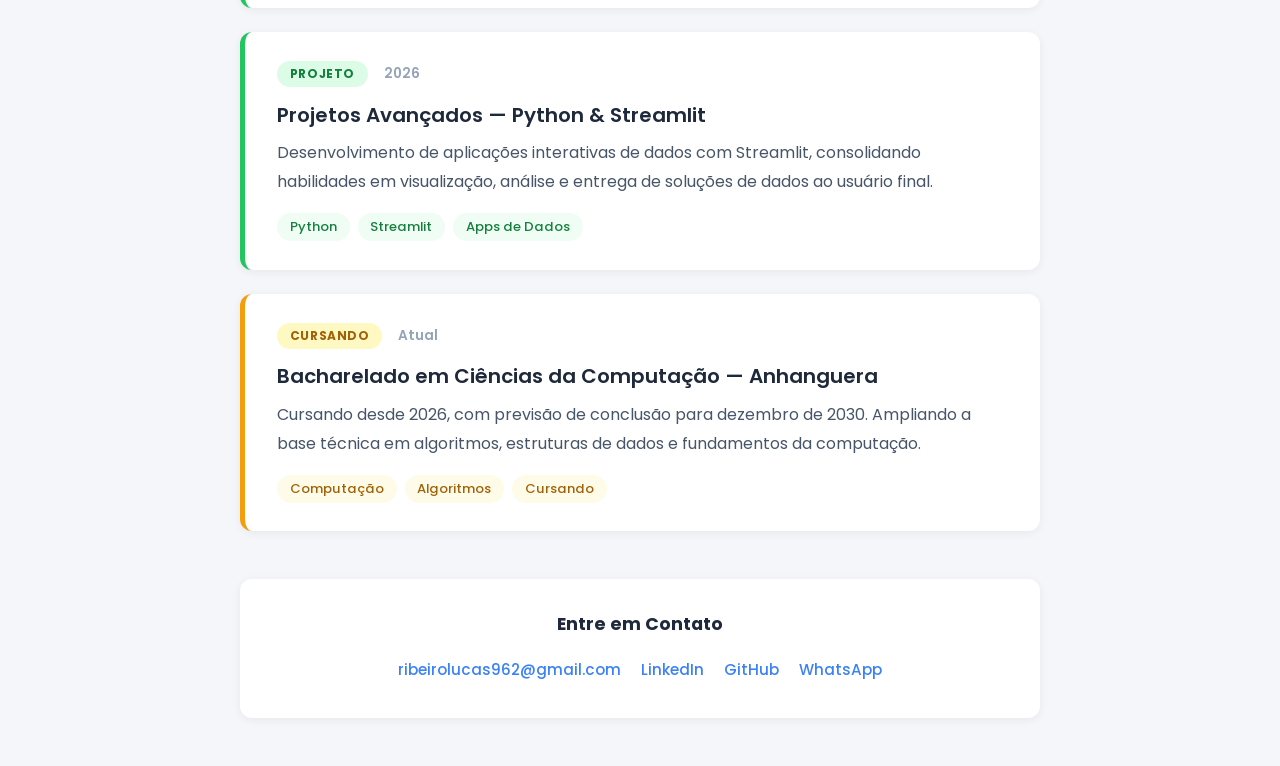
<file: trajetoria.html>
<!DOCTYPE html>
<html lang="pt-BR">
<head>
    <meta charset="UTF-8">
    <meta name="viewport" content="width=device-width, initial-scale=1.0">
    <title>Minha Trajetória em Dados — Lucas Ribeiro</title>
    <link href="https://fonts.googleapis.com/css2?family=Poppins:wght@300;400;500;600;700&display=swap" rel="stylesheet">
    <style>
        * { margin: 0; padding: 0; box-sizing: border-box; }

        body {
            font-family: 'Poppins', sans-serif;
            background: #f4f6f9;
            color: #1e293b;
            padding: 3rem 1.5rem;
        }

        .container {
            max-width: 800px;
            margin: 0 auto;
        }

        .header {
            text-align: center;
            margin-bottom: 3rem;
        }

        .header h1 {
            font-size: 2.2rem;
            font-weight: 700;
            color: #1e293b;
        }

        .header h1 span {
            color: #3b82f6;
        }

        .header p {
            font-size: 1rem;
            color: #64748b;
            margin-top: 0.5rem;
        }

        .item {
            background: white;
            border-radius: 12px;
            padding: 1.8rem 2rem;
            margin-bottom: 1.5rem;
            border-left: 5px solid #3b82f6;
            box-shadow: 0 2px 10px rgba(0,0,0,0.06);
        }

        .item.projeto { border-left-color: #22c55e; }
        .item.cursando { border-left-color: #f59e0b; }

        .item-header {
            display: flex;
            align-items: center;
            gap: 1rem;
            margin-bottom: 0.8rem;
            flex-wrap: wrap;
        }

        .badge {
            font-size: 0.75rem;
            font-weight: 700;
            padding: 0.25rem 0.8rem;
            border-radius: 999px;
            text-transform: uppercase;
            letter-spacing: 0.05em;
        }

        .badge.formacao { background: #dbeafe; color: #1d4ed8; }
        .badge.projeto   { background: #dcfce7; color: #15803d; }
        .badge.cursando  { background: #fef9c3; color: #a16207; }

        .year {
            font-size: 0.85rem;
            font-weight: 600;
            color: #94a3b8;
        }

        .item h2 {
            font-size: 1.25rem;
            font-weight: 600;
            color: #1e293b;
            margin-bottom: 0.6rem;
        }

        .item p {
            font-size: 1rem;
            color: #475569;
            line-height: 1.8;
            margin-bottom: 1rem;
        }

        .tags {
            display: flex;
            flex-wrap: wrap;
            gap: 0.5rem;
        }

        .tags span {
            background: #eff6ff;
            color: #1d4ed8;
            font-size: 0.82rem;
            font-weight: 500;
            padding: 0.25rem 0.8rem;
            border-radius: 999px;
        }

        .item.projeto .tags span { background: #f0fdf4; color: #15803d; }
        .item.cursando .tags span { background: #fefce8; color: #a16207; }

        .footer {
            text-align: center;
            margin-top: 3rem;
            padding: 2rem;
            background: white;
            border-radius: 12px;
            box-shadow: 0 2px 10px rgba(0,0,0,0.06);
        }

        .footer h3 { font-size: 1.1rem; color: #1e293b; margin-bottom: 1rem; }

        .footer a {
            display: inline-block;
            margin: 0.3rem 0.5rem;
            color: #3b82f6;
            text-decoration: none;
            font-size: 0.95rem;
            font-weight: 500;
        }

        .footer a:hover { text-decoration: underline; }

        .back-btn {
            display: inline-block;
            margin-bottom: 2rem;
            color: #3b82f6;
            font-size: 0.95rem;
            font-weight: 600;
            text-decoration: none;
            cursor: pointer;
        }

        .back-btn:hover { text-decoration: underline; }
    </style>
</head>
<body>
    <div class="container">
        <a class="back-btn" onclick="window.close()">← Voltar ao Portfólio</a>

        <div class="header">
            <h1>Minha Trajetória em <span>Dados</span></h1>
            <p>Lucas Ribeiro Nepomuceno de Almeida</p>
        </div>

        <div class="item">
            <div class="item-header">
                <span class="badge formacao">Formação</span>
                <span class="year">2024</span>
            </div>
            <h2>Formação em Dados — Escola DNC</h2>
            <p>Início formal na área de dados com 18 meses de formação focada em Power BI, Excel e análise de negócios. Entrega do primeiro dashboard interativo com KPIs estratégicos e automatização de relatórios.</p>
            <div class="tags">
                <span>Power BI</span><span>Excel</span><span>Business Intelligence</span><span>Dashboard</span>
            </div>
        </div>

        <div class="item projeto">
            <div class="item-header">
                <span class="badge projeto">Projeto</span>
                <span class="year">2024</span>
            </div>
            <h2>Primeiros Projetos de Machine Learning</h2>
            <p>Desenvolvimento de modelos preditivos aplicados a problemas reais: regressão logística para classificação de dados, regressão linear para estimativa de ROI em publicidade e painel de vendas para e-commerce.</p>
            <div class="tags">
                <span>Python</span><span>Scikit-learn</span><span>Regressão</span><span>ML</span>
            </div>
        </div>

        <div class="item">
            <div class="item-header">
                <span class="badge formacao">Formação</span>
                <span class="year">2025</span>
            </div>
            <h2>Formação Estatística e Ciências de Dados — Comunidade Estatidados</h2>
            <p>Aprofundamento em estatística aplicada, análise exploratória, ETL e modelagem de dados com foco em aplicações reais. Duração de 12 meses, concluída em junho de 2025.</p>
            <div class="tags">
                <span>Estatística</span><span>Python</span><span>ETL</span><span>Data Mining</span>
            </div>
        </div>

        <div class="item">
            <div class="item-header">
                <span class="badge formacao">Formação</span>
                <span class="year">2025</span>
            </div>
            <h2>Graduação em Ciência de Dados — Anhanguera</h2>
            <p>Conclusão da graduação de 3 anos com formação completa em machine learning, banco de dados, visualização de dados e inteligência artificial. Concluída em julho de 2025.</p>
            <div class="tags">
                <span>Ciência de Dados</span><span>SQL</span><span>IA</span><span>Machine Learning</span>
            </div>
        </div>

        <div class="item projeto">
            <div class="item-header">
                <span class="badge projeto">Projeto</span>
                <span class="year">2026</span>
            </div>
            <h2>Sistema de Gestão para Oficina Mecânica</h2>
            <p>Sistema desktop completo desenvolvido em Python com interface gráfica moderna. Módulos de clientes, veículos, ordens de serviço, estoque, financeiro, caixa e dashboard com geração de relatórios em PDF.</p>
            <div class="tags">
                <span>Python</span><span>Desktop App</span><span>GUI</span><span>Gestão</span>
            </div>
        </div>

        <div class="item projeto">
            <div class="item-header">
                <span class="badge projeto">Projeto</span>
                <span class="year">2026</span>
            </div>
            <h2>Projetos Avançados — Python & Streamlit</h2>
            <p>Desenvolvimento de aplicações interativas de dados com Streamlit, consolidando habilidades em visualização, análise e entrega de soluções de dados ao usuário final.</p>
            <div class="tags">
                <span>Python</span><span>Streamlit</span><span>Apps de Dados</span>
            </div>
        </div>

        <div class="item cursando">
            <div class="item-header">
                <span class="badge cursando">Cursando</span>
                <span class="year">Atual</span>
            </div>
            <h2>Bacharelado em Ciências da Computação — Anhanguera</h2>
            <p>Cursando desde 2026, com previsão de conclusão para dezembro de 2030. Ampliando a base técnica em algoritmos, estruturas de dados e fundamentos da computação.</p>
            <div class="tags">
                <span>Computação</span><span>Algoritmos</span><span>Cursando</span>
            </div>
        </div>

        <div class="footer">
            <h3>Entre em Contato</h3>
            <a href="mailto:ribeirolucas962@gmail.com">ribeirolucas962@gmail.com</a>
            <a href="https://www.linkedin.com/in/lucas-ribeiron/" target="_blank">LinkedIn</a>
            <a href="https://github.com/ribeirolucas962" target="_blank">GitHub</a>
            <a href="https://wa.me/5547992655187" target="_blank">WhatsApp</a>
        </div>
    </div>
</body>
</html>
</file>
<file: styles.css>
/* Reset and base styles */
* {
    margin: 0;
    padding: 0;
    box-sizing: border-box;
}

html {
    scroll-behavior: smooth;
    /* contem o menu mobile, que fica deslocado para fora da viewport.
       clip em vez de hidden para nao criar contexto de rolagem proprio */
    overflow-x: clip;
}

/* CSS Variables */
:root {
    --primary: #22c55e;
    --primary-dark: #16a34a;
    --primary-light: rgba(34, 197, 94, 0.12);
    --dark: #0a1410;
    --dark-2: #10201a;
    --text-dark: #2d3436;
    --text-muted: #636e72;
    --light: #f8f9fa;
    --white: #ffffff;
    --shadow-sm: 0 4px 15px rgba(0, 0, 0, 0.08);
    --shadow-md: 0 8px 30px rgba(0, 0, 0, 0.12);
    --shadow-lg: 0 15px 50px rgba(0, 0, 0, 0.18);
    --radius-sm: 8px;
    --radius-md: 15px;
    --radius-lg: 30px;
    --transition: all 0.3s ease;
}

body {
    font-family: 'Poppins', sans-serif;
    line-height: 1.6;
    color: #333;
    /* o menu mobile fechado fica em right:-100% e puxava a pagina de lado */
    overflow-x: hidden;
}

/* Navbar */
.navbar {
    position: fixed;
    top: 0;
    width: 100%;
    display: flex;
    justify-content: center;
    align-items: center;
    padding: 1.2rem 0;
    background: transparent;
    box-shadow: none;
    z-index: 1000;
    transition: background 0.4s ease, box-shadow 0.4s ease, padding 0.4s ease;
}

.navbar.scrolled {
    background: rgba(10, 20, 16, 0.75);
    backdrop-filter: blur(14px);
    -webkit-backdrop-filter: blur(14px);
    box-shadow: 0 2px 20px rgba(0, 0, 0, 0.3);
    padding: 0.8rem 0;
}

.navbar-container {
    width: 100%;
    max-width: 1800px;
    display: flex;
    justify-content: space-between;
    align-items: center;
    padding: 0 2rem;
}

.logo {
    display: flex;
    align-items: center;
}

.logo-badge {
    text-decoration: none;
    font-size: 1.5rem;
    font-weight: 700;
    color: white;
    letter-spacing: 0.04em;
    transition: all 0.35s ease;
    display: flex;
    align-items: center;
    gap: 0.8rem;
}

.logo-mark {
    width: 62px;
    height: 62px;
    object-fit: contain;
    flex-shrink: 0;
    filter: drop-shadow(0 0 8px rgba(34, 197, 94, 0.45));
    transition: transform 0.35s ease, filter 0.35s ease;
}

.logo-lockup {
    display: flex;
    flex-direction: column;
    line-height: 1;
}

.logo-title {
    font-size: 1.7rem;
    font-weight: 700;
    color: white;
    letter-spacing: 0.18em;
    transition: color 0.35s ease;
}

.logo-sub {
    font-size: 0.72rem;
    font-weight: 500;
    letter-spacing: 0.34em;
    color: var(--primary);
    margin-top: 0.22rem;
}

.logo-badge:hover .logo-mark {
    transform: scale(1.08);
    filter: drop-shadow(0 0 14px rgba(34, 197, 94, 0.75));
}

.logo-badge:hover .logo-title {
    color: var(--primary);
}

@media screen and (max-width: 768px) {
    .logo-mark {
        width: 50px;
        height: 50px;
    }

    .logo-title {
        font-size: 1.45rem;
    }

    .logo-sub {
        font-size: 0.64rem;
    }
}

@media screen and (max-width: 480px) {
    .logo-lockup {
        display: none;
    }
}

.nav-links {
    display: flex;
    list-style: none;
    gap: 5rem;
}

.nav-links li a {
    color: white;
    text-decoration: none;
    font-weight: 500;
    font-size: 1.3rem;
    transition: color 0.3s ease;
    position: relative;
    padding-bottom: 4px;
}

/* Sublinhado animado no hover */
.nav-links li a::after {
    content: '';
    position: absolute;
    bottom: 0;
    left: 0;
    width: 0%;
    height: 2px;
    background: var(--primary);
    border-radius: 2px;
    transition: width 0.3s ease;
}

.nav-links li a:hover::after,
.nav-links li a.active::after {
    width: 100%;
}

.nav-links li a:hover {
    color: var(--primary);
}

/* Link ativo */
.nav-links li a.active {
    color: var(--primary);
    font-weight: 600;
}

/* Hero Section */
.hero {
    position: relative;
    min-height: 100vh;
    display: flex;
    align-items: center;
    justify-content: center;
    overflow: hidden;
    padding-top: 70px;
}

.hero-background {
    position: absolute;
    top: 0;
    left: 0;
    width: 100%;
    height: 100%;
    z-index: -1;
    /* fundo em CSS puro: substitui a foto de 2,4 MB que pesava 93% da home */
    background:
        radial-gradient(ellipse 90% 60% at 50% -10%, rgba(34, 197, 94, 0.16) 0%, transparent 60%),
        radial-gradient(ellipse 60% 50% at 85% 105%, rgba(34, 197, 94, 0.12) 0%, transparent 55%),
        radial-gradient(ellipse 50% 45% at 12% 88%, rgba(22, 163, 74, 0.10) 0%, transparent 55%),
        linear-gradient(165deg, #0d1f18 0%, var(--dark) 45%, #060d0a 100%);
}



.hero-background::after {
    content: '';
    position: absolute;
    inset: 0;
    /* leve escurecimento nas bordas para o texto central ganhar contraste */
    background: radial-gradient(ellipse 75% 65% at 50% 48%, transparent 0%, rgba(6, 13, 10, 0.55) 100%);
}

.hero-content {
    position: relative;
    z-index: 1;
    text-align: center;
    color: white;
    padding: 2rem;
    max-width: 800px;
    margin: 0 auto;
}



/* About Section */
.about {
    padding: 5rem 10%;
    background: white;
}

.about h2 {
    text-align: center;
    font-size: 2.5rem;
    margin-bottom: 3rem;
}

.about-content {
    max-width: 1100px;
    margin: 0 auto;
    display: flex;
    gap: 4rem;
    align-items: flex-start;
}

.about-image {
    flex-shrink: 0;
}

.about-profile-img {
    width: 260px;
    height: 320px;
    object-fit: cover;
    border-radius: 20px;
    box-shadow: 0 10px 40px rgba(0, 0, 0, 0.15);
    border: 4px solid var(--primary);
}

.about-text {
    display: flex;
    flex-direction: column;
    gap: 2rem;
}

.about-intro {
    font-size: 1.1rem;
    line-height: 1.8;
    color: #2d3436;
}

.about-highlight {
    background: #f8f9fa;
    padding: 2rem;
    border-radius: 10px;
    box-shadow: 0 2px 10px rgba(0, 0, 0, 0.05);
}

.about-highlight h3 {
    color: #22c55e;
    margin-bottom: 1rem;
    font-size: 1.5rem;
}

.about-value {
    margin: 2rem 0;
}

.about-value h3 {
    color: #22c55e;
    margin-bottom: 1.5rem;
    font-size: 1.5rem;
}

.value-list {
    list-style: none;
    padding: 0;
}

.value-list li {
    display: flex;
    align-items: flex-start;
    gap: 1rem;
    margin-bottom: 1.5rem;
    font-size: 1.1rem;
    line-height: 1.6;
}

.value-list i {
    color: #22c55e;
    font-size: 1.2rem;
    margin-top: 0.2rem;
}

.about-closing {
    font-size: 1.1rem;
    line-height: 1.8;
    color: #2d3436;
    font-style: italic;
    margin: 2rem 0;
}

.skills {
    margin-top: 2rem;
}

.skill-tags {
    display: flex;
    flex-wrap: wrap;
    gap: 1rem;
    margin-top: 1rem;
}

.skill-tags span {
    padding: 0.5rem 1rem;
    background: #f1f2f6;
    border-radius: 20px;
    font-size: 0.9rem;
    display: flex;
    align-items: center;
    gap: 0.5rem;
}

.skill-tags i {
    font-size: 1.1rem;
}

.skill-tags .fa-python {
    color: #3776AB;
}

.skill-tags .fa-database {
    color: #E48E00;
}

.skill-tags .fa-chart-bar {
    color: #F2C811;
}

.skill-tags .fa-r-project {
    color: #276DC3;
    font-size: 1.2rem;
    font-weight: bold;
    margin-right: 0.3rem;
    vertical-align: middle;
}

.skill-tags .r-logo {
    width: 1.2rem;
    height: 1.2rem;
    vertical-align: middle;
    margin-right: 0.3rem;
}

.skill-tags .ml-logo {
    width: 1.2rem;
    height: 1.2rem;
    vertical-align: middle;
    margin-right: 0.3rem;
}

/* Portfolio Section */
.portfolio {
    padding: 5rem 10%;
    background: #f5f7fa;
}

.portfolio h2 {
    text-align: center;
    font-size: 2.5rem;
    margin-bottom: 3rem;
}

.portfolio-grid {
    display: grid;
    grid-template-columns: repeat(auto-fit, minmax(300px, 1fr));
    gap: 2rem;
}

.portfolio-item {
    position: relative;
    overflow: hidden;
    border-radius: 10px;
    box-shadow: 0 5px 15px rgba(0, 0, 0, 0.1);
}

.portfolio-item img {
    width: 100%;
    height: 250px;
    object-fit: cover;
}

.portfolio-overlay {
    position: absolute;
    top: 0;
    left: 0;
    width: 100%;
    height: 100%;
    background: rgba(34, 197, 94, 0.9);
    display: flex;
    flex-direction: column;
    justify-content: center;
    align-items: center;
    opacity: 0;
    padding: 2rem;
    text-align: center;
    color: white;
}

.portfolio-item:hover .portfolio-overlay {
    opacity: 1;
}

.portfolio-link {
    margin-top: 1rem;
    padding: 0.5rem 1rem;
    background: white;
    color: #22c55e;
    text-decoration: none;
    border-radius: 20px;
    font-weight: 500;
}

/* Contact Section */
.contact {
    padding: 5rem 10%;
    background: white;
}

.contact h2 {
    text-align: center;
    font-size: 2.5rem;
    margin-bottom: 3rem;
}

.contact-content {
    max-width: 600px;
    margin: 0 auto;
}

.contact-form {
    display: flex;
    flex-direction: column;
    gap: 1rem;
}

.contact-form input,
.contact-form textarea {
    padding: 1rem;
    border: 1px solid #ddd;
    border-radius: 5px;
    font-family: inherit;
}

.contact-form textarea {
    height: 150px;
    resize: vertical;
}

.submit-button {
    padding: 1rem;
    background: #22c55e;
    color: white;
    border: none;
    border-radius: 5px;
    cursor: pointer;
    font-weight: 500;
}

.social-links {
    display: flex;
    justify-content: center;
    gap: 2rem;
    margin-top: 2rem;
}

.social-links a {
    color: #333;
    font-size: 2.5rem;
    transition: color 0.3s ease;
}

.social-links a:hover {
    color: #22c55e;
}

/* Footer */
/* Projeto de codigo fechado: sem link, sem cursor de clique */
.project-card-private {
    cursor: default;
}

.project-card-private .project-overlay {
    background: rgba(10, 20, 16, 0.82);
}

.project-card-private .project-overlay span {
    background: transparent;
    border: 1px solid rgba(255, 255, 255, 0.35);
    color: rgba(255, 255, 255, 0.92);
}

/* ===== Hero: bloco de texto ===== */
.hero-greeting {
    display: block;
    font-size: 1rem;
    font-weight: 400;
    letter-spacing: 0.32em;
    text-transform: uppercase;
    color: rgba(255, 255, 255, 0.52);
    margin-bottom: 0.9rem;
}

.hero-title {
    margin: 0 0 1.1rem;
    line-height: 1;
}

.hero-name {
    /* tipografia fluida: cresce com a tela sem nunca quebrar o nome ao meio */
    display: inline-block;
    font-size: clamp(2.9rem, 8.4vw, 6.2rem);
    font-weight: 700;
    letter-spacing: -0.035em;
    white-space: nowrap;
    padding-bottom: 0.06em;
}

/* Cores solidas de verdade, nao recorte de gradiente.
   A versao anterior pintava o texto de transparente e mostrava um
   gradiente por tras; onde esse recorte falha (outro navegador,
   extensao de tema escuro, alto contraste) o nome sumia no fundo. */
.hero-name-a {
    color: #ffffff;
}

.hero-name-b {
    color: #34d97b;
}

/* Sem gradiente recortado no texto, de proposito. Alem de sumir quando o
   recorte falha, ele clareava "Ribeiro" ate quase branco e diluia o verde
   da marca. Duas cores solidas leem melhor e nao dependem de nada. */

.hero-role {
    font-size: clamp(1.15rem, 2.5vw, 1.6rem);
    font-weight: 500;
    color: rgba(255, 255, 255, 0.9);
    letter-spacing: 0.01em;
    margin-bottom: 1.6rem;
}

.hero-role span {
    color: var(--primary);
    font-weight: 400;
    margin: 0 0.15em;
}

/* linha de digitacao com cara de terminal */
.hero-typing-container {
    display: inline-flex;
    align-items: baseline;
    flex-wrap: wrap;
    justify-content: center;
    gap: 0.5rem;
    font-size: clamp(0.95rem, 1.7vw, 1.12rem);
    padding: 0.5rem 1.3rem;
    margin-bottom: 1.9rem;
    border: 1px solid rgba(34, 197, 94, 0.28);
    border-radius: var(--radius-lg);
    background: rgba(34, 197, 94, 0.07);
    backdrop-filter: blur(6px);
    -webkit-backdrop-filter: blur(6px);
    /* comporta o maior texto da lista para a pilula nao mudar de tamanho */
    min-width: 25rem;
    justify-content: center;
}

.typing-prefix {
    color: rgba(255, 255, 255, 0.55);
    letter-spacing: 0.04em;
}

.hero-typing-container .typing-text {
    color: var(--primary);
    font-weight: 600;
}

.hero-typing-container .cursor {
    color: var(--primary);
    margin-left: -0.42rem;
}

@media screen and (max-width: 768px) {
    .hero-greeting {
        font-size: 0.82rem;
        letter-spacing: 0.26em;
    }

    .hero-typing-container {
        gap: 0.35rem;
        padding: 0.45rem 1rem;
    }

    .hero-typing-container {
        min-width: 0;
        width: 100%;
        max-width: 21rem;
    }
}

/* a navbar e' fixa: garante folga ao chegar por ancora do menu */
section[id] {
    scroll-margin-top: 80px;
}

/* ===== Trajetoria: botao de abrir ===== */
.timeline-toggle {
    display: flex;
    align-items: center;
    gap: 1.2rem;
    width: 100%;
    max-width: 720px;
    margin: 0 auto 1rem;
    padding: 1.2rem 1.6rem;
    text-align: left;
    font-family: inherit;
    cursor: pointer;
    background: var(--white);
    border: 1px solid rgba(34, 197, 94, 0.3);
    border-radius: var(--radius-md);
    box-shadow: var(--shadow-sm);
    transition: var(--transition);
}

.timeline-toggle:hover {
    border-color: var(--primary);
    box-shadow: var(--shadow-md);
    transform: translateY(-2px);
}

.timeline-toggle:focus-visible {
    outline: 3px solid rgba(34, 197, 94, 0.5);
    outline-offset: 3px;
}

.timeline-toggle-icon {
    display: grid;
    place-items: center;
    flex-shrink: 0;
    width: 48px;
    height: 48px;
    border-radius: 50%;
    background: var(--primary-light);
    color: var(--primary);
    font-size: 1.25rem;
}

.timeline-toggle-text {
    flex: 1;
    min-width: 0;
}

.timeline-toggle-title {
    display: block;
    font-size: 1.15rem;
    font-weight: 600;
    color: var(--text-dark);
}

.timeline-toggle-sub {
    display: block;
    margin-top: 0.2rem;
    font-size: 0.88rem;
    color: var(--text-muted);
}

.timeline-toggle-arrow {
    flex-shrink: 0;
    color: var(--primary);
    font-size: 1rem;
    transition: transform 0.35s ease;
}

.timeline-toggle[aria-expanded="true"] .timeline-toggle-arrow {
    transform: rotate(180deg);
}

/* painel recolhivel: 0fr -> 1fr anima altura sem precisar saber o valor */
.timeline-panel {
    display: grid;
    grid-template-rows: 0fr;
    transition: grid-template-rows 0.45s cubic-bezier(0.22, 1, 0.36, 1);
}

.timeline-panel.is-open {
    grid-template-rows: 1fr;
}

.timeline-panel-inner {
    overflow: hidden;
    /* enquanto fechado, o conteudo sai da ordem de foco e dos leitores */
    visibility: hidden;
    transition: visibility 0s linear 0.45s;
}

.timeline-panel.is-open .timeline-panel-inner {
    visibility: visible;
    transition-delay: 0s;
}

.timeline-panel .timeline-legend {
    padding-top: 2.2rem;
}

@media screen and (max-width: 768px) {
    .timeline-toggle {
        gap: 0.9rem;
        padding: 1rem 1.1rem;
    }

    .timeline-toggle-icon {
        width: 40px;
        height: 40px;
        font-size: 1.05rem;
    }

    .timeline-toggle-title { font-size: 1rem; }
    .timeline-toggle-sub   { font-size: 0.78rem; }
}

@media (prefers-reduced-motion: reduce) {
    .timeline-panel,
    .timeline-toggle-arrow {
        transition: none;
    }
}

/* ===== Trajetoria ===== */
.timeline-legend {
    display: flex;
    justify-content: center;
    flex-wrap: wrap;
    gap: 0.6rem 1.4rem;
    margin: 0 auto 3rem;
    font-size: 0.85rem;
    color: var(--text-muted);
}

.timeline-legend-item {
    display: inline-flex;
    align-items: center;
    gap: 0.4rem;
}

.timeline-legend-item i {
    color: var(--primary);
    font-size: 0.8rem;
}

/* marcador sobre a linha vertical */
/* o item atual pulsa discretamente */
@keyframes markerPulse {
    0%, 100% { box-shadow: 0 0 0 4px var(--light), 0 0 0 5px var(--marker), 0 0 0 5px rgba(161, 98, 7, 0.5); }
    50%      { box-shadow: 0 0 0 4px var(--light), 0 0 0 5px var(--marker), 0 0 0 14px rgba(161, 98, 7, 0); }
}

@media screen and (max-width: 768px) {
}

@media (prefers-reduced-motion: reduce) {
    .timeline-item {
        opacity: 1;
        transform: none;
        transition: none;
    }
}

/* ===== Hero: rede de dados animada ===== */
.hero-network {
    position: absolute;
    inset: 0;
    width: 100%;
    height: 100%;
    z-index: 1;
    pointer-events: none;
}

.hero-grid-pattern,
.hero-content {
    z-index: 2;
}

/* ===== Hero: entrada escalonada ===== */
.reveal {
    opacity: 0;
    transform: translateY(24px);
    animation: revealUp 0.75s cubic-bezier(0.22, 1, 0.36, 1) forwards;
    animation-delay: var(--delay, 0ms);
}

@keyframes revealUp {
    to { opacity: 1; transform: translateY(0); }
}

/* ===== Hero: numeros ===== */
.hero-stats {
    display: flex;
    justify-content: center;
    flex-wrap: wrap;
    gap: 1rem 3.2rem;
    margin-top: 3.2rem;
    padding-top: 2.2rem;
    border-top: 1px solid rgba(34, 197, 94, 0.22);
    max-width: 620px;
    margin-left: auto;
    margin-right: auto;
}

.hero-stat {
    display: flex;
    flex-direction: column;
    align-items: center;
    gap: 0.25rem;
}

.hero-stat-num {
    font-size: 2.4rem;
    font-weight: 700;
    line-height: 1;
    color: var(--primary);
    font-variant-numeric: tabular-nums;
    text-shadow: 0 0 22px rgba(34, 197, 94, 0.45);
}

.hero-stat-label {
    font-size: 0.82rem;
    letter-spacing: 0.14em;
    text-transform: uppercase;
    color: rgba(255, 255, 255, 0.6);
}

/* ===== Hero: brilho no botao principal ===== */
.hero-cta .btn-primary {
    position: relative;
    overflow: hidden;
}

.hero-cta .btn-primary::after {
    content: '';
    position: absolute;
    top: 0;
    left: -120%;
    width: 45%;
    height: 100%;
    background: linear-gradient(100deg, transparent, rgba(255, 255, 255, 0.42), transparent);
    transform: skewX(-20deg);
}

.hero-cta .btn-primary:hover::after {
    animation: btnShine 0.85s ease;
}

@keyframes btnShine {
    to { left: 130%; }
}

/* ===== Hero: indicador de rolagem ===== */
.hero-scroll {
    position: absolute;
    bottom: 2rem;
    left: 50%;
    transform: translateX(-50%);
    z-index: 3;
    display: block;
    opacity: 0;
    animation: revealUp 0.8s ease forwards;
    animation-delay: 1.1s;
}

.hero-scroll-mouse {
    display: block;
    width: 26px;
    height: 42px;
    border: 2px solid rgba(34, 197, 94, 0.65);
    border-radius: 14px;
    position: relative;
}

.hero-scroll-mouse::before {
    content: '';
    position: absolute;
    top: 8px;
    left: 50%;
    width: 4px;
    height: 8px;
    margin-left: -2px;
    border-radius: 2px;
    background: var(--primary);
    animation: scrollWheel 1.7s ease-in-out infinite;
}

@keyframes scrollWheel {
    0%   { transform: translateY(0);    opacity: 1; }
    70%  { transform: translateY(14px); opacity: 0; }
    100% { transform: translateY(0);    opacity: 0; }
}

@media screen and (max-width: 768px) {
    .hero-stats {
        gap: 0.8rem 2rem;
        margin-top: 2.4rem;
        padding-top: 1.6rem;
    }

    .hero-stat-num { font-size: 1.9rem; }
    .hero-stat-label { font-size: 0.72rem; }
    .hero-scroll { display: none; }
}

/* Respeita quem pediu menos animacao no sistema */
@media (prefers-reduced-motion: reduce) {
    .reveal,
    .hero-scroll {
        animation: none;
        opacity: 1;
        transform: none;
    }

    .hero-scroll-mouse::before,
    .hero-cta .btn-primary:hover::after {
        animation: none;
    }
}

/* ===== Grupos de habilidades ===== */
.skills-group-title {
    max-width: 1000px;
    margin: 2.5rem auto 1.2rem;
    padding: 0 1rem;
    font-size: 1.05rem;
    font-weight: 600;
    letter-spacing: 0.06em;
    text-transform: uppercase;
    color: var(--text-dark);
    display: flex;
    align-items: center;
    gap: 0.6rem;
}

.skills-group-title i {
    color: var(--primary);
    font-size: 1rem;
}

.skills-group-title::after {
    content: '';
    flex: 1;
    height: 1px;
    background: linear-gradient(90deg, rgba(34, 197, 94, 0.35), transparent);
}

/* ===== Rodape LRN Analytics ===== */
.site-footer {
    background: linear-gradient(180deg, var(--dark) 0%, #060d0a 100%);
    color: rgba(255, 255, 255, 0.85);
    padding: 3rem 1.5rem 2rem;
    text-align: center;
}

.footer-bar {
    max-width: 1100px;
    margin: 0 auto;
    display: flex;
    align-items: center;
    justify-content: space-between;
    flex-wrap: wrap;
    gap: 1.5rem 2.5rem;
    padding: 1.4rem 2.2rem;
    background: linear-gradient(135deg, rgba(34, 197, 94, 0.10) 0%, rgba(10, 20, 16, 0.92) 45%, rgba(34, 197, 94, 0.10) 100%);
    border: 1px solid rgba(34, 197, 94, 0.28);
    border-radius: 999px;
    box-shadow: 0 0 30px rgba(34, 197, 94, 0.12), inset 0 0 30px rgba(0, 0, 0, 0.35);
}

.footer-brand {
    display: flex;
    align-items: center;
    gap: 0.85rem;
}

.footer-mark {
    width: 46px;
    height: 40px;
    flex-shrink: 0;
    filter: drop-shadow(0 0 6px rgba(34, 197, 94, 0.5));
}

.footer-wordmark {
    display: flex;
    flex-direction: column;
    line-height: 1;
    text-align: left;
}

.footer-lrn {
    font-size: 1.5rem;
    font-weight: 700;
    color: var(--white);
    letter-spacing: 0.12em;
}

.footer-analytics {
    font-size: 0.6rem;
    font-weight: 500;
    letter-spacing: 0.42em;
    color: var(--primary);
    margin-top: 0.3rem;
}

.footer-identity {
    display: flex;
    flex-direction: column;
    text-align: left;
    padding-left: 2rem;
    border-left: 1px solid rgba(34, 197, 94, 0.35);
}

.footer-name {
    font-size: 1.35rem;
    font-weight: 600;
    color: var(--white);
}

.footer-role {
    font-size: 0.95rem;
    color: var(--primary);
    margin-top: 0.18rem;
}

.footer-meta {
    display: flex;
    flex-direction: column;
    align-items: flex-end;
    text-align: right;
    gap: 0.35rem;
}

.footer-location {
    font-size: 0.95rem;
    color: rgba(255, 255, 255, 0.9);
}

.footer-location i {
    color: var(--primary);
    margin-right: 0.35rem;
}

.footer-tagline {
    font-size: 0.9rem;
    font-style: italic;
    color: rgba(255, 255, 255, 0.62);
}

.footer-social {
    display: flex;
    justify-content: center;
    gap: 1rem;
    margin: 2rem 0 1.2rem;
}

.footer-social a {
    width: 42px;
    height: 42px;
    display: grid;
    place-items: center;
    border-radius: 50%;
    font-size: 1.05rem;
    text-decoration: none;
    color: rgba(255, 255, 255, 0.75);
    background: rgba(255, 255, 255, 0.05);
    border: 1px solid rgba(34, 197, 94, 0.25);
    transition: var(--transition);
}

.footer-social a:hover {
    color: var(--dark);
    background: var(--primary);
    border-color: var(--primary);
    transform: translateY(-3px);
    box-shadow: 0 6px 18px rgba(34, 197, 94, 0.4);
}

.footer-copy {
    font-size: 0.85rem;
    color: rgba(255, 255, 255, 0.45);
    margin: 0;
}

@media screen and (max-width: 900px) {
    .footer-bar {
        flex-direction: column;
        border-radius: var(--radius-md);
        padding: 1.8rem 1.4rem;
        gap: 1.2rem;
    }

    .footer-identity {
        align-items: center;
        text-align: center;
        width: 100%;
        padding-left: 0;
        padding-top: 1.2rem;
        border-left: none;
        border-top: 1px solid rgba(34, 197, 94, 0.28);
    }

    .footer-meta {
        align-items: center;
        text-align: center;
    }

    .hero-slogan {
        font-size: 1.22rem;
    }
}

/* Mobile Navigation */
.burger {
    display: none;
    cursor: pointer;
}

.burger div {
    width: 25px;
    height: 3px;
    background: white;
    margin: 5px 0;
}

/* Responsive Design */
@media screen and (max-width: 768px) {
    .navbar-container {
        padding: 0 1.5rem;
    }
    
    .nav-links {
        position: fixed;
        right: 0;
        top: 70px;
        /* deslocado por transform, que nao entra no layout e nao cria
           barra de rolagem horizontal como o antigo right: -100% fazia */
        transform: translateX(100%);
        transition: transform 0.4s ease;
        flex-direction: column;
        background: rgba(10, 20, 16, 0.95);
        backdrop-filter: blur(14px);
        -webkit-backdrop-filter: blur(14px);
        width: 100%;
        text-align: center;
        padding: 2rem 0;
        gap: 1.5rem;
    }

    .nav-links.active {
        transform: translateX(0);
    }

    .burger {
        display: block;
    }

    .hero-content h1 {
        font-size: 2.5rem;
    }

    .about,
    .portfolio,
    .contact {
        padding: 3rem 5%;
    }

    .logo-img {
        height: 45px;
        width: 45px;
    }
}

/* Certificates Modal */
.modal {
    display: none;
    position: fixed;
    top: 0;
    left: 0;
    width: 100%;
    height: 100%;
    background: rgba(0, 0, 0, 0.8);
    z-index: 1000;
    overflow-y: auto;
}

.modal.active {
    display: flex;
    align-items: flex-start;
    justify-content: center;
    padding: 2rem;
}

.modal-content {
    background: white;
    border-radius: 10px;
    padding: 2rem;
    width: 100%;
    max-width: 800px;
    position: relative;
    margin: 2rem auto;
}

.close-modal {
    position: absolute;
    top: 1rem;
    right: 1rem;
    background: none;
    border: none;
    font-size: 1.5rem;
    cursor: pointer;
    color: #636e72;
    transition: color 0.3s ease;
}

.close-modal:hover {
    color: #2d3436;
}

.certificates-list-container {
    margin-top: 2rem;
}

.category-header {
    display: flex;
    align-items: center;
    margin-bottom: 2rem;
    padding-bottom: 1rem;
    border-bottom: 1px solid #dfe6e9;
}

.category-icon {
    width: 40px;
    height: 40px;
    margin-right: 1rem;
    display: flex;
    align-items: center;
    justify-content: center;
    background: #f1f2f6;
    border-radius: 50%;
}

.category-icon i {
    font-size: 1.5rem;
    color: #0984e3;
}

.category-header h3 {
    color: #2d3436;
    font-size: 1.5rem;
    margin: 0;
}

.certificate-item {
    display: flex;
    justify-content: space-between;
    align-items: center;
    padding: 1rem;
    background: #f8f9fa;
    border-radius: 5px;
    margin-bottom: 1rem;
}

.certificate-info h3 {
    color: #2d3436;
    margin: 0 0 0.5rem 0;
    font-size: 1.1rem;
}

.certificate-info p {
    color: #636e72;
    margin: 0;
    font-size: 0.9rem;
}

.view-certificate-btn {
    background: #0984e3;
    color: white;
    border: none;
    padding: 0.5rem 1rem;
    border-radius: 5px;
    cursor: pointer;
    transition: background 0.3s ease;
}

.view-certificate-btn:hover {
    background: #0773c5;
}

@media (max-width: 768px) {
    .certificate-item {
        flex-direction: column;
        text-align: center;
        gap: 1rem;
    }

    .view-certificate-btn {
        width: 100%;
    }

    .modal-content {
        margin: 1rem;
        padding: 1rem;
    }
}

/* Certificates Section */
.certificates {
    padding: 5rem 10%;
    background: #f8f9fa;
}

.certificates h2,
.section-title {
    text-align: center;
    font-size: 3rem;
    margin-bottom: 4rem;
    color: #2d3436;
}

.certificates-grid {
    display: grid;
    grid-template-columns: repeat(auto-fit, minmax(300px, 1fr));
    gap: 2.5rem;
    padding: 0 2rem;
    max-width: 1400px;
    margin: 0 auto;
}

.certificate-card {
    background: white;
    padding: 2.5rem 2rem;
    border-radius: 20px;
    box-shadow: 0 5px 15px rgba(0, 0, 0, 0.1);
    border: 1px solid transparent;
    transition: transform 0.3s ease, box-shadow 0.3s ease, border-color 0.3s ease, background 0.3s ease;
    text-align: center;
    position: relative;
    overflow: hidden;
    display: flex;
    flex-direction: column;
    align-items: center;
    justify-content: space-between;
    min-height: 350px;
}

.certificate-card::before {
    content: '';
    position: absolute;
    top: 0;
    left: 0;
    width: 100%;
    height: 5px;
    background: #22c55e;
    transform: scaleX(0);
    transform-origin: left;
    transition: transform 0.3s ease;
}

.certificate-card:hover {
    transform: translateY(-10px);
    box-shadow: 0 0 20px 6px #91c68d;
    border-color: #91c68d;
    background: rgba(145, 198, 141, 0.08);
}

.certificate-card:hover::before {
    transform: scaleX(1);
}

.certificate-icon {
    width: 90px;
    height: 90px;
    margin: 0 auto 2rem;
    background: rgba(34, 197, 94, 0.1);
    border-radius: 50%;
    display: flex;
    align-items: center;
    justify-content: center;
    transition: transform 0.3s ease;
}

.certificate-card:hover .certificate-icon {
    transform: scale(1.1);
}

.certificate-icon i {
    font-size: 2.5rem;
    color: #22c55e;
}

.certificate-card h3 {
    font-size: 1.6rem;
    margin-bottom: 1rem;
    color: #2d3436;
}

.certificate-card p {
    color: #636e72;
    margin-bottom: 2rem;
    line-height: 1.6;
    font-size: 1.1rem;
}

.certificate-link {
    display: inline-block;
    padding: 1rem 2rem;
    background: #22c55e;
    color: white;
    text-decoration: none;
    border-radius: 30px;
    font-size: 1.1rem;
    font-weight: 500;
    transition: all 0.3s ease;
    border: none;
    cursor: pointer;
    width: 80%;
    margin-top: 1.5rem;
    box-shadow: 0 4px 15px rgba(34, 197, 94, 0.3);
    position: relative;
    overflow: hidden;
}

.certificate-link:hover {
    background: #16a34a;
    transform: translateY(-3px);
    box-shadow: 0 6px 20px rgba(34, 197, 94, 0.4);
}

.certificate-link:active {
    transform: translateY(-1px);
}

/* Skills Section */
.skills-section {
    padding: 5rem 10%;
    background: #f8f9fa;
}

.skills-section h2,
.timeline-section h2 {
    text-align: center;
    font-size: 3rem;
    margin-bottom: 4rem;
    color: #2d3436;
}

.skills-section .skills {
    max-width: 1000px;
    margin: 0 auto;
}

.skills-section .skill-tags {
    display: flex;
    flex-wrap: wrap;
    gap: 2rem;
    justify-content: center;
    margin-top: 2rem;
}

.skills-section .skill-tags span {
    padding: 1.2rem 2rem;
    background: white;
    border-radius: 25px;
    font-size: 1.4rem;
    display: flex;
    align-items: center;
    gap: 1rem;
    box-shadow: 0 4px 15px rgba(0, 0, 0, 0.1);
    transition: transform 0.3s ease, box-shadow 0.3s ease;
}

.skills-section .skill-tags span:hover {
    transform: translateY(-5px);
    box-shadow: 0 6px 20px rgba(0, 0, 0, 0.15);
}

.skills-section .skill-tags i {
    font-size: 1.8rem;
}

.skills-section .skill-tags .r-logo {
    width: 1.8rem;
    height: 1.8rem;
}

/* Mantendo as cores específicas dos ícones */
.skills-section .skill-tags .fa-python {
    color: #3776AB;
}

.skills-section .skill-tags .fa-database {
    color: #E48E00;
}

.skills-section .skill-tags .fa-chart-bar {
    color: #F2C811;
}

.skills-section .skill-tags .fa-file-excel {
    color: #217346;
}

/* Responsividade para telas menores */
@media screen and (max-width: 768px) {
    .skills-section .skill-tags span {
        padding: 1rem 1.5rem;
        font-size: 1.2rem;
    }
    
    .skills-section .skill-tags i {
        font-size: 1.5rem;
    }
    
    .skills-section h2 {
        font-size: 2.5rem;
        margin-bottom: 3rem;
    }

    .certificate-card {
        padding: 2rem 1.5rem;
        min-height: 300px;
    }

    .certificate-link {
        width: 100%;
        padding: 0.8rem 1.5rem;
        font-size: 1rem;
    }

    .certificate-icon {
        width: 70px;
        height: 70px;
        margin-bottom: 1.5rem;
    }

    .certificate-icon i {
        font-size: 2rem;
    }

    .certificate-card h3 {
        font-size: 1.4rem;
    }

    .certificate-card p {
        font-size: 1rem;
    }

    .certificates h2,
    .section-title {
        font-size: 2.5rem;
        margin-bottom: 3rem;
    }
}

.certificate-icon img.certificate-logo {
    width: 48px;
    height: 48px;
    object-fit: contain;
}

.category-icon img.certificate-logo {
    width: 30px;
    height: 30px;
    object-fit: contain;
}

/* ===== SCROLL PROGRESS BAR ===== */
#scroll-progress {
    position: fixed;
    top: 0;
    left: 0;
    height: 3px;
    background: var(--primary);
    z-index: 9999;
    width: 0%;
    transition: width 0.1s linear;
    box-shadow: 0 0 8px rgba(34, 197, 94, 0.6);
}

/* ===== HERO COMPONENTS ===== */
.hero-grid-pattern {
    position: absolute;
    inset: 0;
    background-image: radial-gradient(circle, rgba(34, 197, 94, 0.18) 1px, transparent 1px);
    background-size: 38px 38px;
    z-index: 0;
}





@keyframes heroFadeUp {
    from {
        opacity: 0;
        transform: translateY(20px);
    }
    to {
        opacity: 1;
        transform: translateY(0);
    }
}



.typing-text {
    color: var(--primary);
    font-weight: 600;
}

.cursor {
    color: var(--primary);
    animation: blink 1s step-end infinite;
    font-weight: 300;
    margin-left: 2px;
}

@keyframes blink {
    0%, 100% { opacity: 1; }
    50% { opacity: 0; }
}

.hero-description {
    font-size: 1.15rem;
    color: rgba(255, 255, 255, 0.7);
    margin-bottom: 2.5rem;
    line-height: 1.8;
    max-width: 600px;
    margin-left: auto;
    margin-right: auto;
}

.hero-slogan {
    font-size: 1.5rem;
    font-weight: 300;
    color: rgba(255, 255, 255, 0.92);
    line-height: 1.6;
    max-width: 640px;
    margin: 0 auto 2.5rem;
}

.hero-slogan::before {
    content: '';
    display: block;
    width: 52px;
    height: 2px;
    background: linear-gradient(90deg, transparent, var(--primary), transparent);
    margin: 0 auto 1.3rem;
}

.hero-slogan strong {
    font-weight: 600;
    color: var(--primary);
}

.hero-cta {
    display: flex;
    gap: 1rem;
    justify-content: center;
    flex-wrap: wrap;
}

.btn-primary {
    display: inline-block;
    padding: 0.9rem 2.2rem;
    background: var(--primary);
    color: white;
    text-decoration: none;
    border-radius: var(--radius-lg);
    font-weight: 600;
    font-size: 1rem;
    transition: var(--transition);
    box-shadow: 0 4px 20px rgba(34, 197, 94, 0.4);
}

.btn-primary:hover {
    background: var(--primary-dark);
    transform: translateY(-3px);
    box-shadow: 0 6px 25px rgba(34, 197, 94, 0.55);
}

.btn-secondary {
    display: inline-block;
    padding: 0.9rem 2.2rem;
    background: transparent;
    color: white;
    text-decoration: none;
    border-radius: var(--radius-lg);
    font-weight: 600;
    font-size: 1rem;
    transition: var(--transition);
    border: 2px solid rgba(255, 255, 255, 0.55);
}

.btn-secondary:hover {
    border-color: var(--primary);
    color: var(--primary);
    transform: translateY(-3px);
}

/* ===== SECTION TITLE ACCENT ===== */
.about h2::after,
.skills-section h2::after,
.timeline-section h2::after,
.portfolio h2::after,
.contact h2::after,
.section-title::after {
    content: '';
    display: block;
    width: 55px;
    height: 4px;
    background: var(--primary);
    margin: 0.8rem auto 0;
    border-radius: 2px;
}

.section-subtitle {
    text-align: center;
    color: var(--text-muted);
    font-size: 1.1rem;
    margin-top: -1.5rem;
    margin-bottom: 3rem;
}

/* ===== TIMELINE ===== */
.timeline-section {
    padding: 5rem 2rem;
    background: var(--light);
    text-align: center;
}

.timeline-toggle-btn {
    display: flex;
    align-items: center;
    gap: 1.2rem;
    max-width: 1000px;
    margin: 0 auto 2.5rem;
    background: white;
    border: 1px solid rgba(0,0,0,0.08);
    border-radius: var(--radius-md);
    padding: 1.4rem 2rem;
    cursor: pointer;
    box-shadow: var(--shadow-sm);
    transition: var(--transition);
    text-align: left;
}

.timeline-toggle-btn:hover {
    box-shadow: var(--shadow-lg);
    transform: translateY(-2px);
}

.timeline-toggle-icon {
    width: 50px;
    height: 50px;
    background: var(--primary-light);
    border-radius: var(--radius-md);
    display: flex;
    align-items: center;
    justify-content: center;
    font-size: 1.4rem;
    color: var(--primary);
    flex-shrink: 0;
}

.timeline-toggle-text {
    flex: 1;
    display: flex;
    flex-direction: column;
    gap: 0.2rem;
}

.timeline-toggle-title {
    font-size: 1.15rem;
    font-weight: 700;
    color: var(--text-dark);
}

.timeline-toggle-sub {
    font-size: 0.85rem;
    color: var(--text-muted);
}

.timeline-toggle-arrow {
    font-size: 1rem;
    color: var(--primary);
    transition: transform 0.3s ease;
    flex-shrink: 0;
}

.timeline-toggle-arrow.open {
    transform: rotate(180deg);
}

.timeline {
    position: relative;
    max-width: 1000px;
    margin: 0 auto;
    text-align: left;
}

.timeline::before {
    content: '';
    position: absolute;
    left: 110px;
    top: 0;
    bottom: 0;
    width: 2px;
    background: linear-gradient(to bottom, var(--primary), var(--primary-light));
}

.timeline-item {
    display: flex;
    gap: 3.6rem;
    margin-bottom: 2.2rem;
    position: relative;
    align-items: flex-start;
    /* entrada ao rolar, ativada por JS */
    opacity: 0;
    transform: translateY(22px);
    transition: opacity 0.6s ease, transform 0.6s cubic-bezier(0.22, 1, 0.36, 1);
}

.timeline-item.is-visible {
    opacity: 1;
    transform: translateY(0);
}

.timeline-year {
    min-width: 85px;
    font-size: 0.85rem;
    font-weight: 700;
    color: var(--primary-dark);
    background: var(--primary-light);
    border-radius: var(--radius-md);
    padding: 0.3rem 0.6rem;
    text-align: center;
    position: relative;
    z-index: 1;
    height: fit-content;
    margin-top: 0.2rem;
}

.timeline-item::after {
    content: '';
    position: absolute;
    left: 104px;
    top: 0.6rem;
    width: 14px;
    height: 14px;
    background: var(--marcador, var(--primary));
    border-radius: 50%;
    border: 3px solid white;
    box-shadow: 0 0 0 2px var(--marcador, var(--primary));
    z-index: 2;
    transition: transform 0.3s ease;
}

/* cada cor casa com o badge da categoria dentro do card */
.item-experiencia { --marcador: #22c55e; }
.item-formacao    { --marcador: #0369a1; }
.item-projeto     { --marcador: #15803d; }
.item-cursando    { --marcador: #a16207; }

.timeline-item:hover::after {
    transform: scale(1.35);
}

.timeline-item-current::after {
    animation: pulse-dot 2s infinite;
}

@keyframes pulse-dot {
    0%, 100% { box-shadow: 0 0 0 2px var(--marcador, var(--primary)); }
    50%      { box-shadow: 0 0 0 7px rgba(161, 98, 7, 0.18); }
}

.timeline-content {
    background: white;
    border-radius: var(--radius-md);
    padding: 1.3rem 1.6rem;
    box-shadow: var(--shadow-sm);
    border: 1px solid rgba(0, 0, 0, 0.06);
    flex: 1;
    transition: transform 0.3s ease, box-shadow 0.3s ease, border-color 0.3s ease;
}

.timeline-content:hover {
    transform: translateX(5px);
    box-shadow: var(--shadow-md);
    border-color: rgba(34, 197, 94, 0.4);
}

.timeline-content h3 {
    font-size: 1rem;
    font-weight: 600;
    color: var(--text-dark);
    margin-bottom: 0.4rem;
}

.timeline-content p {
    font-size: 0.87rem;
    color: var(--text-muted);
    line-height: 1.6;
    margin-bottom: 0.8rem;
}

.timeline-tags {
    display: flex;
    flex-wrap: wrap;
    gap: 0.4rem;
}

.timeline-category {
    display: inline-flex;
    align-items: center;
    gap: 0.3rem;
    font-size: 0.72rem;
    font-weight: 700;
    padding: 0.2rem 0.7rem;
    border-radius: var(--radius-lg);
    margin-bottom: 0.5rem;
    text-transform: uppercase;
    letter-spacing: 0.05em;
}

.timeline-category-formacao {
    background: #e0f2fe;
    color: #0369a1;
}

.timeline-category-projeto {
    background: #f0fdf4;
    color: #15803d;
}

.timeline-category-experiencia {
    background: var(--dark);
    color: #4ade80;
}

.timeline-category-cursando {
    background: #fef9c3;
    color: #a16207;
}

.timeline-tags span {
    padding: 0.2rem 0.7rem;
    background: var(--primary-light);
    color: var(--primary-dark);
    border-radius: var(--radius-lg);
    font-size: 0.75rem;
    font-weight: 500;
}



/* ===== PROJECT CARDS ===== */
.projects-grid {
    display: grid;
    grid-template-columns: repeat(auto-fit, minmax(280px, 1fr));
    gap: 2rem;
    max-width: 1000px;
    margin: 0 auto;
}

.project-card {
    background: white;
    border-radius: var(--radius-md);
    overflow: hidden;
    box-shadow: var(--shadow-sm);
    cursor: pointer;
    transition: var(--transition);
    border: 1px solid rgba(0, 0, 0, 0.06);
}

.project-card:hover {
    transform: translateY(-8px);
    box-shadow: 0 0 20px 6px #91c68d;
    border-color: #91c68d;
    background: rgba(145, 198, 141, 0.08);
}

.project-card-image {
    position: relative;
    height: 200px;
    overflow: hidden;
}

.project-card-image img {
    width: 100%;
    height: 100%;
    object-fit: cover;
    transition: transform 0.4s ease;
}

.project-card:hover .project-card-image img {
    transform: scale(1.06);
}

.project-overlay {
    position: absolute;
    inset: 0;
    background: rgba(10, 20, 16, 0.78);
    display: flex;
    align-items: center;
    justify-content: center;
    opacity: 0;
    transition: var(--transition);
}

.project-card:hover .project-overlay {
    opacity: 1;
}

.project-overlay span {
    color: var(--primary);
    font-size: 1.1rem;
    font-weight: 600;
    border: 2px solid var(--primary);
    padding: 0.6rem 1.5rem;
    border-radius: var(--radius-lg);
}

.project-card-body {
    padding: 1.5rem;
}

.project-card-body h3 {
    font-size: 1.15rem;
    color: var(--text-dark);
    margin-bottom: 0.7rem;
    font-weight: 600;
}

.project-card-body p {
    color: var(--text-muted);
    font-size: 0.92rem;
    line-height: 1.6;
    margin-bottom: 1.2rem;
}

.project-tags {
    display: flex;
    flex-wrap: wrap;
    gap: 0.5rem;
}

.project-tags span {
    padding: 0.3rem 0.85rem;
    background: var(--primary-light);
    color: var(--primary-dark);
    border-radius: var(--radius-lg);
    font-size: 0.8rem;
    font-weight: 500;
}


@media screen and (max-width: 768px) {
    .hero-text h1 {
        font-size: 2.4rem;
    }

    .hero-greeting {
        font-size: 1.2rem;
    }

    .hero-name {
        font-size: 2.8rem;
    }

    .hero-typing-container {
        font-size: 1.2rem;
    }

    .projects-grid {
        grid-template-columns: 1fr;
    }

    .hero-cta {
        flex-direction: column;
        align-items: center;
    }
}

/* ===== ABOUT TWO-COLUMN RESPONSIVE ===== */
@media screen and (max-width: 900px) {
    .about-content {
        flex-direction: column;
        align-items: center;
        gap: 2.5rem;
    }

    .about-profile-img {
        width: 200px;
        height: 240px;
    }
}

/* ===== SKILL CARDS ===== */
.skills-cards {
    display: grid;
    grid-template-columns: repeat(auto-fit, minmax(260px, 1fr));
    gap: 1.5rem;
    max-width: 1000px;
    margin: 0 auto;
}

.skill-card {
    background: white;
    border-radius: var(--radius-md);
    padding: 1.5rem 2rem;
    display: flex;
    align-items: center;
    gap: 1.5rem;
    box-shadow: var(--shadow-sm);
    transition: var(--transition);
    border: 1px solid rgba(0, 0, 0, 0.05);
}

.skill-card:hover {
    transform: translateY(-5px);
    box-shadow: 0 0 20px 6px #91c68d;
    border-color: #91c68d;
    background: rgba(145, 198, 141, 0.08);
}

.skill-card-icon {
    width: 56px;
    height: 56px;
    border-radius: 14px;
    background: var(--primary-light);
    display: flex;
    align-items: center;
    justify-content: center;
    flex-shrink: 0;
}

.skill-card-icon i {
    font-size: 1.8rem;
}

.skill-card-info {
    flex: 1;
}

.skill-name {
    font-weight: 600;
    font-size: 1rem;
    color: var(--text-dark);
    display: block;
    margin-bottom: 0.6rem;
}

.skill-bar {
    height: 8px;
    background: #eee;
    border-radius: 4px;
    overflow: hidden;
}

.skill-fill {
    height: 100%;
    width: 0%;
    background: linear-gradient(90deg, var(--primary-dark), var(--primary));
    border-radius: 4px;
    transition: width 1.4s cubic-bezier(0.34, 1.36, 0.64, 1);
    position: relative;
    overflow: hidden;
}

.skill-fill.animated {
    width: var(--level);
}

.skill-fill.animated::after {
    content: '';
    position: absolute;
    top: 0;
    left: -60%;
    width: 50%;
    height: 100%;
    background: linear-gradient(90deg, transparent, rgba(255,255,255,0.45), transparent);
    animation: shimmer 1.6s ease forwards;
    animation-delay: 0.3s;
}

@keyframes shimmer {
    0%   { left: -60%; }
    100% { left: 120%; }
}

/* ===== CONTACT CARDS ===== */
.contact-cards {
    display: grid;
    grid-template-columns: repeat(auto-fit, minmax(200px, 1fr));
    gap: 1.5rem;
    margin: 2.5rem auto 0;
    max-width: 900px;
}

.contact-card {
    display: flex;
    flex-direction: column;
    align-items: center;
    gap: 0.5rem;
    padding: 2rem 1.5rem;
    background: #f8f9fa;
    border-radius: var(--radius-md);
    text-decoration: none;
    color: var(--text-dark);
    border: 2px solid transparent;
    transition: var(--transition);
    box-shadow: var(--shadow-sm);
}

.contact-card:hover {
    border-color: var(--primary);
    transform: translateY(-6px);
    box-shadow: var(--shadow-md);
}

.contact-card i {
    font-size: 2.8rem;
    color: var(--primary);
    transition: var(--transition);
}

.contact-card:hover i {
    transform: scale(1.15);
}

.contact-card span {
    font-weight: 600;
    font-size: 1.05rem;
    color: var(--text-dark);
}

.contact-card small {
    font-size: 0.82rem;
    color: var(--text-muted);
}

/* Trajetoria no celular.
   Fica no fim do arquivo de proposito: .timeline-item::after e' definido
   mais acima, e regra de mesma especificidade so vence se vier depois. */
@media screen and (max-width: 768px) {
    .timeline::before {
        left: 17px;
    }

    .timeline-item {
        flex-direction: column;
        gap: 0.7rem;
        padding-left: 3.2rem;
        margin-bottom: 1.8rem;
    }

    .timeline-item::after {
        left: 11px;
        top: 0.5rem;
    }

    .timeline-year {
        min-width: 0;
        align-self: flex-start;
        font-size: 0.78rem;
    }

    .timeline-content:hover {
        transform: none;
    }

    .timeline-item:hover::after {
        transform: none;
    }
}
</file>
<file: Portifolio_atualizado--main/styles.css>
/* Reset and base styles */
* {
    margin: 0;
    padding: 0;
    box-sizing: border-box;
}

html {
    scroll-behavior: smooth;
}

body {
    font-family: 'Poppins', sans-serif;
    line-height: 1.6;
    color: #333;
}

/* Navbar */
.navbar {
    position: fixed;
    top: 0;
    width: 100%;
    display: flex;
    justify-content: center;
    align-items: center;
    padding: 1.2rem 0;
    background: #d1a664;
    box-shadow: 0 2px 15px rgba(209, 166, 100, 0.2);
    z-index: 1000;
}

.navbar-container {
    width: 100%;
    max-width: 1800px;
    display: flex;
    justify-content: space-between;
    align-items: center;
    padding: 0 2rem;
}

.logo {
    display: flex;
    align-items: center;
}

.logo-img {
    height: 50px;
    width: 50px;
    border-radius: 50%;
    object-fit: cover;
    border: 2px solid #d1a664;
    cursor: pointer;
}

.nav-links {
    display: flex;
    list-style: none;
    gap: 5rem;
}

.nav-links li a {
    color: white;
    text-decoration: none;
    font-weight: 500;
    font-size: 1.3rem;
    transition: color 0.3s ease;
}

.nav-links li a:hover {
    color: rgba(255, 255, 255, 0.8);
}

/* Hero Section */
.hero {
    position: relative;
    min-height: 100vh;
    display: flex;
    align-items: center;
    justify-content: center;
    overflow: hidden;
    padding-top: 70px;
}

.hero-background {
    position: absolute;
    top: 0;
    left: 0;
    width: 100%;
    height: 100%;
    z-index: -1;
}

.hero-bg-image {
    width: 100%;
    height: 100%;
    object-fit: cover;
    object-position: center;
    opacity: 0.95;
}

.hero-background::after {
    content: '';
    position: absolute;
    top: 0;
    left: 0;
    width: 100%;
    height: 100%;
    background: linear-gradient(135deg, rgba(0, 0, 0, 0.75) 0%, rgba(0, 0, 0, 0.6) 100%);
}

.hero-content {
    position: relative;
    z-index: 1;
    text-align: center;
    color: white;
    padding: 2rem;
    max-width: 800px;
    margin: 0 auto;
}

.hero-text h1 {
    font-size: 2.5rem;
    margin-bottom: 1rem;
    line-height: 1.4;
    text-shadow: 2px 2px 4px rgba(0, 0, 0, 0.5);
}

/* About Section */
.about {
    padding: 5rem 10%;
    background: white;
}

.about h2 {
    text-align: center;
    font-size: 2.5rem;
    margin-bottom: 3rem;
}

.about-content {
    max-width: 800px;
    margin: 0 auto;
}

.about-text {
    display: flex;
    flex-direction: column;
    gap: 2rem;
}

.about-intro {
    font-size: 1.1rem;
    line-height: 1.8;
    color: #2d3436;
}

.about-highlight {
    background: #f8f9fa;
    padding: 2rem;
    border-radius: 10px;
    box-shadow: 0 2px 10px rgba(0, 0, 0, 0.05);
}

.about-highlight h3 {
    color: #d1a664;
    margin-bottom: 1rem;
    font-size: 1.5rem;
}

.about-value {
    margin: 2rem 0;
}

.about-value h3 {
    color: #d1a664;
    margin-bottom: 1.5rem;
    font-size: 1.5rem;
}

.value-list {
    list-style: none;
    padding: 0;
}

.value-list li {
    display: flex;
    align-items: flex-start;
    gap: 1rem;
    margin-bottom: 1.5rem;
    font-size: 1.1rem;
    line-height: 1.6;
}

.value-list i {
    color: #d1a664;
    font-size: 1.2rem;
    margin-top: 0.2rem;
}

.about-closing {
    font-size: 1.1rem;
    line-height: 1.8;
    color: #2d3436;
    font-style: italic;
    margin: 2rem 0;
}

.skills {
    margin-top: 2rem;
}

.skill-tags {
    display: flex;
    flex-wrap: wrap;
    gap: 1rem;
    margin-top: 1rem;
}

.skill-tags span {
    padding: 0.5rem 1rem;
    background: #f1f2f6;
    border-radius: 20px;
    font-size: 0.9rem;
    display: flex;
    align-items: center;
    gap: 0.5rem;
}

.skill-tags i {
    font-size: 1.1rem;
}

.skill-tags .fa-python {
    color: #3776AB;
}

.skill-tags .fa-database {
    color: #E48E00;
}

.skill-tags .fa-chart-bar {
    color: #F2C811;
}

.skill-tags .fa-r-project {
    color: #276DC3;
    font-size: 1.2rem;
    font-weight: bold;
    margin-right: 0.3rem;
    vertical-align: middle;
}

.skill-tags .r-logo {
    width: 1.2rem;
    height: 1.2rem;
    vertical-align: middle;
    margin-right: 0.3rem;
}

.skill-tags .ml-logo {
    width: 1.2rem;
    height: 1.2rem;
    vertical-align: middle;
    margin-right: 0.3rem;
}

/* Portfolio Section */
.portfolio {
    padding: 5rem 10%;
    background: #f5f7fa;
}

.portfolio h2 {
    text-align: center;
    font-size: 2.5rem;
    margin-bottom: 3rem;
}

.portfolio-grid {
    display: grid;
    grid-template-columns: repeat(auto-fit, minmax(300px, 1fr));
    gap: 2rem;
}

.portfolio-item {
    position: relative;
    overflow: hidden;
    border-radius: 10px;
    box-shadow: 0 5px 15px rgba(0, 0, 0, 0.1);
}

.portfolio-item img {
    width: 100%;
    height: 250px;
    object-fit: cover;
}

.portfolio-overlay {
    position: absolute;
    top: 0;
    left: 0;
    width: 100%;
    height: 100%;
    background: rgba(209, 166, 100, 0.9);
    display: flex;
    flex-direction: column;
    justify-content: center;
    align-items: center;
    opacity: 0;
    padding: 2rem;
    text-align: center;
    color: white;
}

.portfolio-item:hover .portfolio-overlay {
    opacity: 1;
}

.portfolio-link {
    margin-top: 1rem;
    padding: 0.5rem 1rem;
    background: white;
    color: #d1a664;
    text-decoration: none;
    border-radius: 20px;
    font-weight: 500;
}

/* Contact Section */
.contact {
    padding: 5rem 10%;
    background: white;
}

.contact h2 {
    text-align: center;
    font-size: 2.5rem;
    margin-bottom: 3rem;
}

.contact-content {
    max-width: 600px;
    margin: 0 auto;
}

.contact-form {
    display: flex;
    flex-direction: column;
    gap: 1rem;
}

.contact-form input,
.contact-form textarea {
    padding: 1rem;
    border: 1px solid #ddd;
    border-radius: 5px;
    font-family: inherit;
}

.contact-form textarea {
    height: 150px;
    resize: vertical;
}

.submit-button {
    padding: 1rem;
    background: #d1a664;
    color: white;
    border: none;
    border-radius: 5px;
    cursor: pointer;
    font-weight: 500;
}

.social-links {
    display: flex;
    justify-content: center;
    gap: 2rem;
    margin-top: 2rem;
}

.social-links a {
    color: #333;
    font-size: 2.5rem;
    transition: color 0.3s ease;
}

.social-links a:hover {
    color: #d1a664;
}

/* Footer */
footer {
    text-align: center;
    padding: 2rem;
    background: #2d3436;
    color: white;
}

/* Mobile Navigation */
.burger {
    display: none;
    cursor: pointer;
}

.burger div {
    width: 25px;
    height: 3px;
    background: white;
    margin: 5px 0;
}

/* Responsive Design */
@media screen and (max-width: 768px) {
    .navbar-container {
        padding: 0 1.5rem;
    }
    
    .nav-links {
        position: fixed;
        right: -100%;
        top: 70px;
        flex-direction: column;
        background: #d1a664;
        width: 100%;
        text-align: center;
        padding: 2rem 0;
        gap: 1.5rem;
    }

    .nav-links.active {
        right: 0;
    }

    .burger {
        display: block;
    }

    .hero-content h1 {
        font-size: 2.5rem;
    }

    .about,
    .portfolio,
    .contact {
        padding: 3rem 5%;
    }

    .logo-img {
        height: 45px;
        width: 45px;
    }
}

/* Certificates Modal */
.modal {
    display: none;
    position: fixed;
    top: 0;
    left: 0;
    width: 100%;
    height: 100%;
    background: rgba(0, 0, 0, 0.8);
    z-index: 1000;
    overflow-y: auto;
}

.modal.active {
    display: flex;
    align-items: flex-start;
    justify-content: center;
    padding: 2rem;
}

.modal-content {
    background: white;
    border-radius: 10px;
    padding: 2rem;
    width: 100%;
    max-width: 800px;
    position: relative;
    margin: 2rem auto;
}

.close-modal {
    position: absolute;
    top: 1rem;
    right: 1rem;
    background: none;
    border: none;
    font-size: 1.5rem;
    cursor: pointer;
    color: #636e72;
    transition: color 0.3s ease;
}

.close-modal:hover {
    color: #2d3436;
}

.certificates-list-container {
    margin-top: 2rem;
}

.category-header {
    display: flex;
    align-items: center;
    margin-bottom: 2rem;
    padding-bottom: 1rem;
    border-bottom: 1px solid #dfe6e9;
}

.category-icon {
    width: 40px;
    height: 40px;
    margin-right: 1rem;
    display: flex;
    align-items: center;
    justify-content: center;
    background: #f1f2f6;
    border-radius: 50%;
}

.category-icon i {
    font-size: 1.5rem;
    color: #0984e3;
}

.category-header h3 {
    color: #2d3436;
    font-size: 1.5rem;
    margin: 0;
}

.certificate-item {
    display: flex;
    justify-content: space-between;
    align-items: center;
    padding: 1rem;
    background: #f8f9fa;
    border-radius: 5px;
    margin-bottom: 1rem;
}

.certificate-info h3 {
    color: #2d3436;
    margin: 0 0 0.5rem 0;
    font-size: 1.1rem;
}

.certificate-info p {
    color: #636e72;
    margin: 0;
    font-size: 0.9rem;
}

.view-certificate-btn {
    background: #0984e3;
    color: white;
    border: none;
    padding: 0.5rem 1rem;
    border-radius: 5px;
    cursor: pointer;
    transition: background 0.3s ease;
}

.view-certificate-btn:hover {
    background: #0773c5;
}

@media (max-width: 768px) {
    .certificate-item {
        flex-direction: column;
        text-align: center;
        gap: 1rem;
    }

    .view-certificate-btn {
        width: 100%;
    }

    .modal-content {
        margin: 1rem;
        padding: 1rem;
    }
}

/* Certificates Section */
.certificates {
    padding: 5rem 10%;
    background: #f8f9fa;
}

.certificates h2,
.section-title {
    text-align: center;
    font-size: 3rem;
    margin-bottom: 4rem;
    color: #2d3436;
}

.certificates-grid {
    display: grid;
    grid-template-columns: repeat(auto-fit, minmax(300px, 1fr));
    gap: 2.5rem;
    padding: 0 2rem;
    max-width: 1400px;
    margin: 0 auto;
}

.certificate-card {
    background: white;
    padding: 2.5rem 2rem;
    border-radius: 20px;
    box-shadow: 0 5px 15px rgba(0, 0, 0, 0.1);
    transition: transform 0.3s ease, box-shadow 0.3s ease;
    text-align: center;
    position: relative;
    overflow: hidden;
    display: flex;
    flex-direction: column;
    align-items: center;
    justify-content: space-between;
    min-height: 350px;
}

.certificate-card::before {
    content: '';
    position: absolute;
    top: 0;
    left: 0;
    width: 100%;
    height: 5px;
    background: #d1a664;
    transform: scaleX(0);
    transform-origin: left;
    transition: transform 0.3s ease;
}

.certificate-card:hover {
    transform: translateY(-10px);
    box-shadow: 0 8px 25px rgba(0, 0, 0, 0.15);
}

.certificate-card:hover::before {
    transform: scaleX(1);
}

.certificate-icon {
    width: 90px;
    height: 90px;
    margin: 0 auto 2rem;
    background: rgba(209, 166, 100, 0.1);
    border-radius: 50%;
    display: flex;
    align-items: center;
    justify-content: center;
    transition: transform 0.3s ease;
}

.certificate-card:hover .certificate-icon {
    transform: scale(1.1);
}

.certificate-icon i {
    font-size: 2.5rem;
    color: #d1a664;
}

.certificate-card h3 {
    font-size: 1.6rem;
    margin-bottom: 1rem;
    color: #2d3436;
}

.certificate-card p {
    color: #636e72;
    margin-bottom: 2rem;
    line-height: 1.6;
    font-size: 1.1rem;
}

.certificate-link {
    display: inline-block;
    padding: 1rem 2rem;
    background: #d1a664;
    color: white;
    text-decoration: none;
    border-radius: 30px;
    font-size: 1.1rem;
    font-weight: 500;
    transition: all 0.3s ease;
    border: none;
    cursor: pointer;
    width: 80%;
    margin-top: 1.5rem;
    box-shadow: 0 4px 15px rgba(209, 166, 100, 0.3);
    position: relative;
    overflow: hidden;
}

.certificate-link:hover {
    background: #b38d4a;
    transform: translateY(-3px);
    box-shadow: 0 6px 20px rgba(209, 166, 100, 0.4);
}

.certificate-link:active {
    transform: translateY(-1px);
}

/* Skills Section */
.skills-section {
    padding: 5rem 10%;
    background: #f8f9fa;
}

.skills-section h2 {
    text-align: center;
    font-size: 3rem;
    margin-bottom: 4rem;
    color: #2d3436;
}

.skills-section .skills {
    max-width: 1000px;
    margin: 0 auto;
}

.skills-section .skill-tags {
    display: flex;
    flex-wrap: wrap;
    gap: 2rem;
    justify-content: center;
    margin-top: 2rem;
}

.skills-section .skill-tags span {
    padding: 1.2rem 2rem;
    background: white;
    border-radius: 25px;
    font-size: 1.4rem;
    display: flex;
    align-items: center;
    gap: 1rem;
    box-shadow: 0 4px 15px rgba(0, 0, 0, 0.1);
    transition: transform 0.3s ease, box-shadow 0.3s ease;
}

.skills-section .skill-tags span:hover {
    transform: translateY(-5px);
    box-shadow: 0 6px 20px rgba(0, 0, 0, 0.15);
}

.skills-section .skill-tags i {
    font-size: 1.8rem;
}

.skills-section .skill-tags .r-logo {
    width: 1.8rem;
    height: 1.8rem;
}

/* Mantendo as cores específicas dos ícones */
.skills-section .skill-tags .fa-python {
    color: #3776AB;
}

.skills-section .skill-tags .fa-database {
    color: #E48E00;
}

.skills-section .skill-tags .fa-chart-bar {
    color: #F2C811;
}

.skills-section .skill-tags .fa-file-excel {
    color: #217346;
}

/* Responsividade para telas menores */
@media screen and (max-width: 768px) {
    .skills-section .skill-tags span {
        padding: 1rem 1.5rem;
        font-size: 1.2rem;
    }
    
    .skills-section .skill-tags i {
        font-size: 1.5rem;
    }
    
    .skills-section h2 {
        font-size: 2.5rem;
        margin-bottom: 3rem;
    }

    .certificate-card {
        padding: 2rem 1.5rem;
        min-height: 300px;
    }

    .certificate-link {
        width: 100%;
        padding: 0.8rem 1.5rem;
        font-size: 1rem;
    }

    .certificate-icon {
        width: 70px;
        height: 70px;
        margin-bottom: 1.5rem;
    }

    .certificate-icon i {
        font-size: 2rem;
    }

    .certificate-card h3 {
        font-size: 1.4rem;
    }

    .certificate-card p {
        font-size: 1rem;
    }

    .certificates h2,
    .section-title {
        font-size: 2.5rem;
        margin-bottom: 3rem;
    }
}

.certificate-icon img.certificate-logo {
    width: 48px;
    height: 48px;
    object-fit: contain;
}

.category-icon img.certificate-logo {
    width: 30px;
    height: 30px;
    object-fit: contain;
}
</file>
